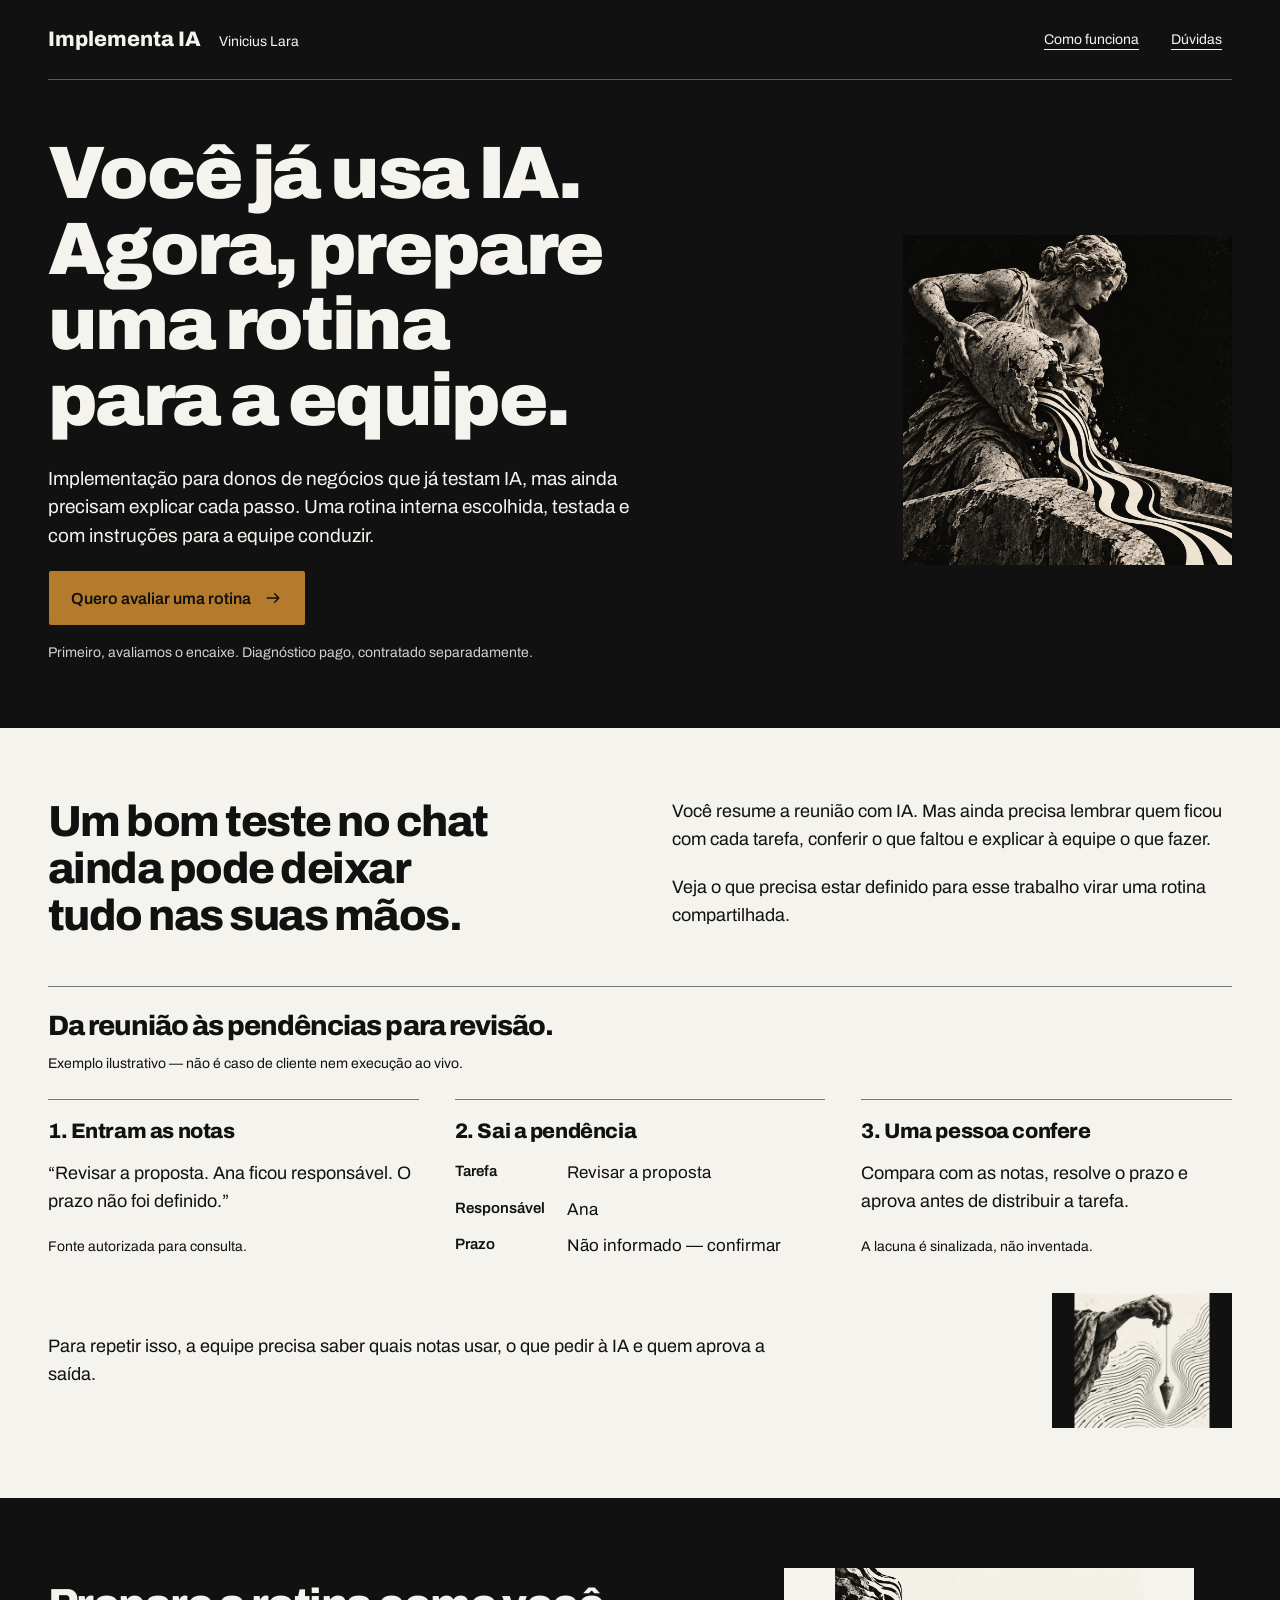
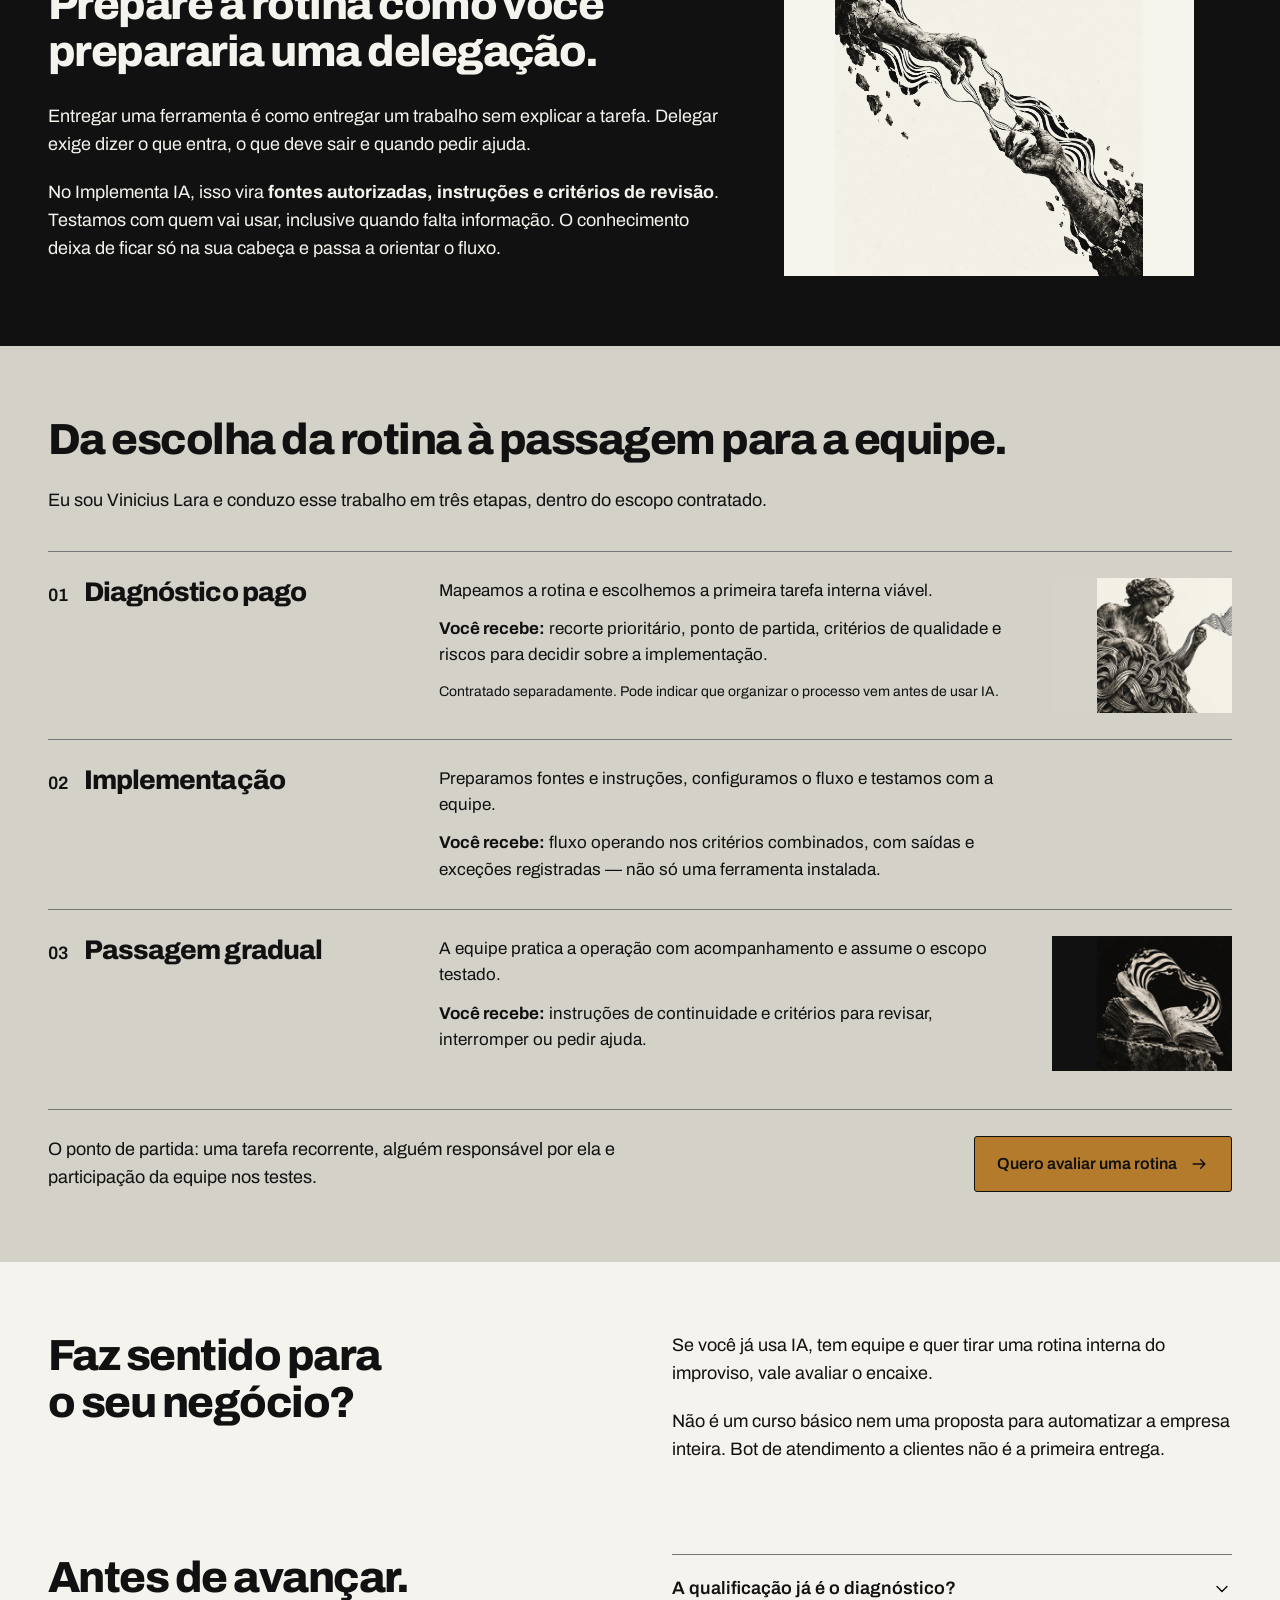
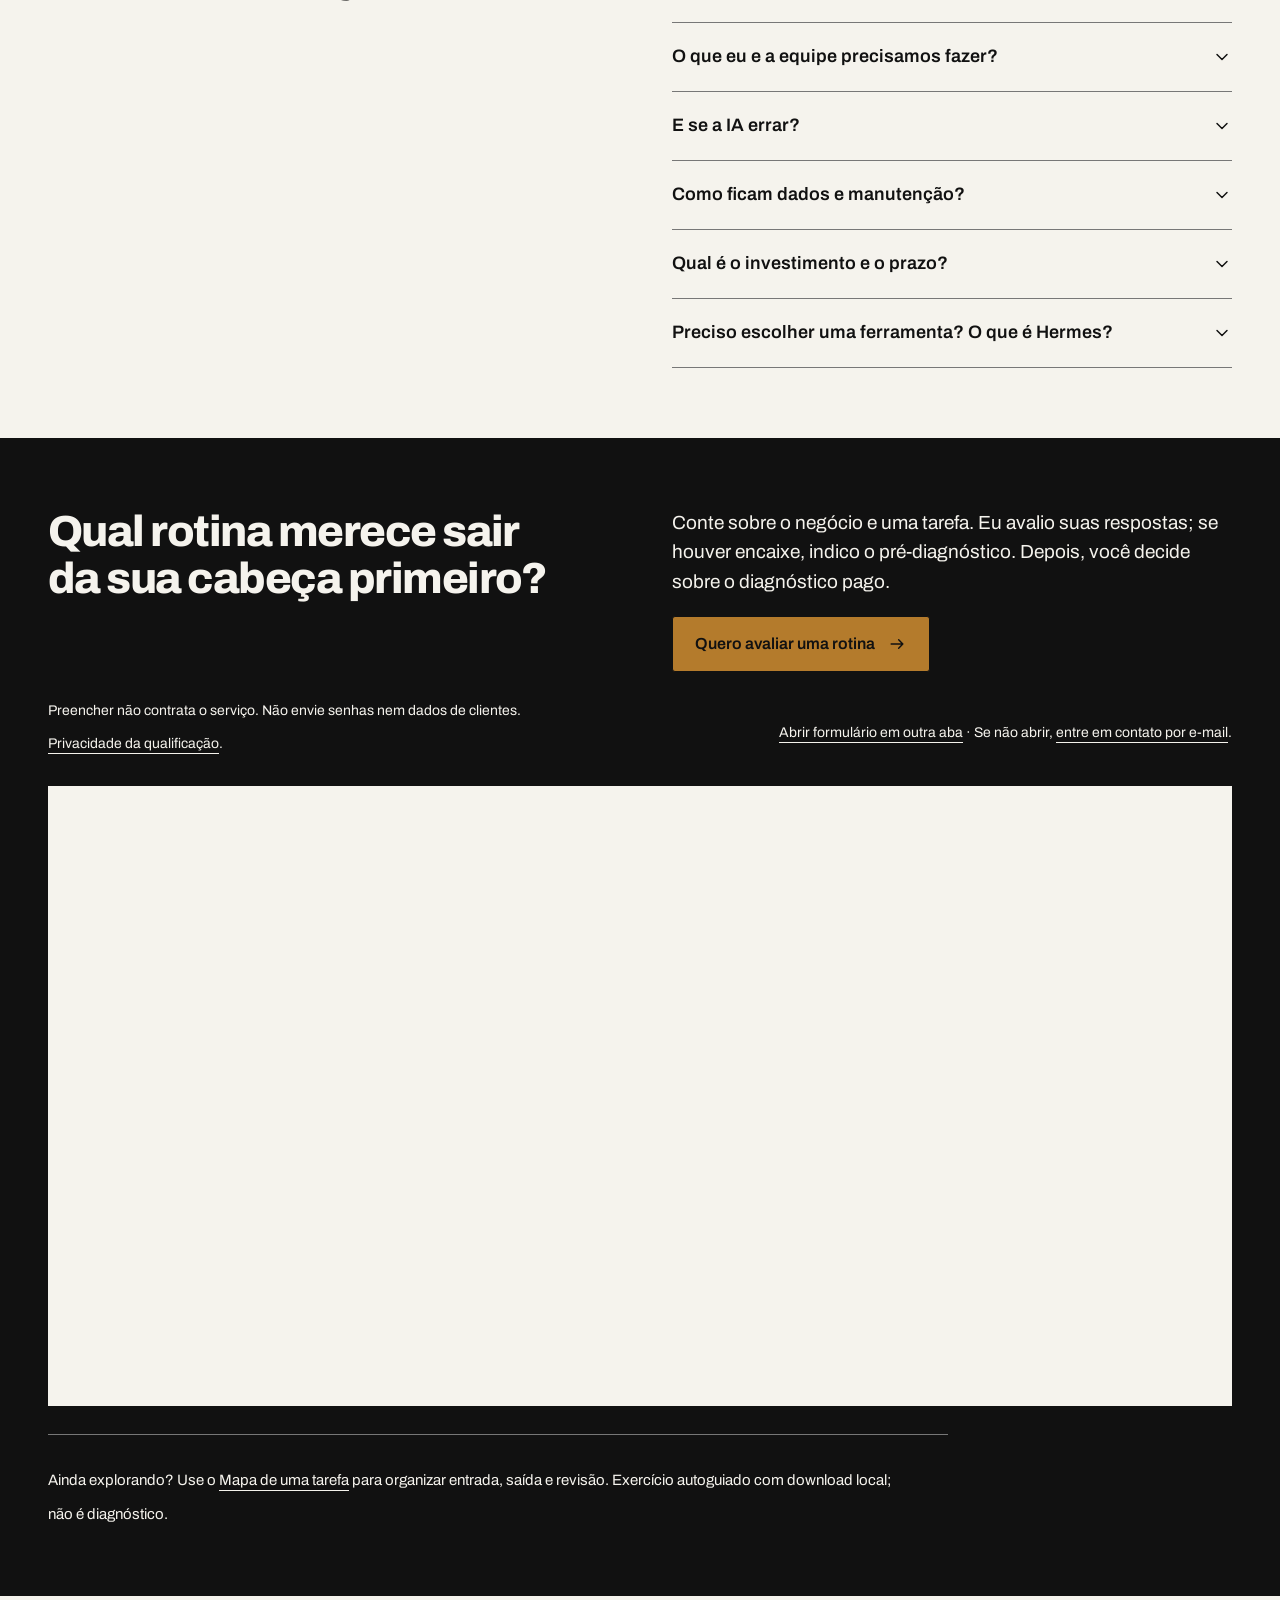
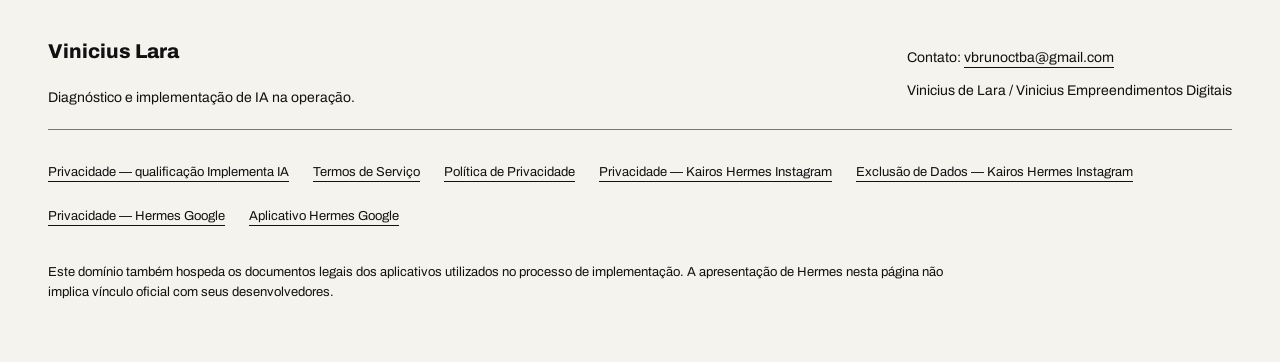
<file: index.html>
<!doctype html>
<html lang="pt-BR"><head><meta charset="utf-8"><meta name="viewport" content="width=device-width,initial-scale=1">
<title>Implementa IA — Uma rotina preparada para a equipe | Vinicius Lara</title>
<meta name="description" content="Diagnóstico e implementação de IA em um fluxo interno do negócio, com testes e instruções de continuidade para a equipe. Avalie uma rotina na qualificação.">
<meta name="robots" content="index, follow">
<link rel="canonical" href="https://jornadaenergiacriativa.com.br/">
<meta property="og:type" content="website"><meta property="og:locale" content="pt_BR"><meta property="og:title" content="Implementa IA — Uma rotina preparada para a equipe"><meta property="og:description" content="Escolher um fluxo interno, implementar, testar e preparar a continuidade com a equipe. Qualificação não é contratação; diagnóstico pago separado."><meta property="og:url" content="https://jornadaenergiacriativa.com.br/">
<link rel="preload" href="./assets/fonts/Archivo-variable.woff2" as="font" type="font/woff2" crossorigin>
<link rel="stylesheet" href="./assets/brand.css"><link rel="stylesheet" href="./assets/v5.css"></head>
<body><a class="skip" href="#conteudo">Pular para o conteúdo</a>
<main id="conteudo">
<div class="dark opening"><header class="wrap header"><a class="identity" href="./" aria-label="Implementa IA — Vinicius Lara"><strong>Implementa IA</strong><span>Vinicius Lara</span></a><nav aria-label="Navegação principal"><a href="#como-funciona">Como funciona</a><a href="#duvidas">Dúvidas</a></nav></header>
<section class="wrap hero" aria-labelledby="hero-title"><div class="hero-copy"><h1 id="hero-title">Você já usa IA. Agora, prepare uma rotina para a equipe.</h1><p class="intro">Implementação para donos de negócios que já testam IA, mas ainda precisam explicar cada passo. Uma rotina interna escolhida, testada e com instruções para a equipe conduzir.</p><a class="button primary" href="#qualificacao">Quero avaliar uma rotina <svg aria-hidden="true" viewBox="0 0 24 24"><path d="M5 12h14m-5-5 5 5-5 5"/></svg></a><p class="hero-note">Primeiro, avaliamos o encaixe. Diagnóstico pago, contratado separadamente.</p></div><figure class="hero-art" aria-hidden="true"><img src="./assets/m33/L6-27-editorial.webp" width="1600" height="1200" alt="" fetchpriority="high"></figure></section></div>
<section class="section paper" id="exemplo" aria-labelledby="example-title"><div class="wrap"><div class="split"><h2 id="example-title">Um bom teste no chat ainda pode deixar tudo nas suas mãos.</h2><div><p>Você resume a reunião com IA. Mas ainda precisa lembrar quem ficou com cada tarefa, conferir o que faltou e explicar à equipe o que fazer.</p><p>Veja o que precisa estar definido para esse trabalho virar uma rotina compartilhada.</p></div></div>
<div class="example-heading"><h3>Da reunião às pendências para revisão.</h3><p>Exemplo ilustrativo — não é caso de cliente nem execução ao vivo.</p></div>
<ol class="diagram"><li><h4>1. Entram as notas</h4><p>“Revisar a proposta. Ana ficou responsável. O prazo não foi definido.”</p><span>Fonte autorizada para consulta.</span></li><li><h4>2. Sai a pendência</h4><dl><div><dt>Tarefa</dt><dd>Revisar a proposta</dd></div><div><dt>Responsável</dt><dd>Ana</dd></div><div><dt>Prazo</dt><dd>Não informado — confirmar</dd></div></dl></li><li><h4>3. Uma pessoa confere</h4><p>Compara com as notas, resolve o prazo e aprova antes de distribuir a tarefa.</p><span>A lacuna é sinalizada, não inventada.</span></li></ol>
<div class="example-end"><p>Para repetir isso, a equipe precisa saber quais notas usar, o que pedir à IA e quem aprova a saída.</p><figure class="review-art" aria-hidden="true"><img src="./assets/m33/M33-26-editorial.webp" width="1600" height="1200" alt="" loading="lazy" decoding="async"></figure></div></div></section>
<section class="section dark" aria-labelledby="mechanism-title"><div class="wrap mechanism"><div><h2 id="mechanism-title">Prepare a rotina como você prepararia uma delegação.</h2><p>Entregar uma ferramenta é como entregar um trabalho sem explicar a tarefa. Delegar exige dizer o que entra, o que deve sair e quando pedir ajuda.</p><p>No Implementa IA, isso vira <strong>fontes autorizadas, instruções e critérios de revisão</strong>. Testamos com quem vai usar, inclusive quando falta informação. O conhecimento deixa de ficar só na sua cabeça e passa a orientar o fluxo.</p></div><figure class="bridge-art" aria-hidden="true"><img src="./assets/m33/M33-24-editorial.webp" width="1600" height="1200" alt="" loading="lazy" decoding="async"></figure></div></section>
<section class="section soft" id="como-funciona" aria-labelledby="offer-title"><div class="wrap"><h2 id="offer-title">Da escolha da rotina à passagem para a equipe.</h2><p class="offer-intro">Eu sou Vinicius Lara e conduzo esse trabalho em três etapas, dentro do escopo contratado.</p>
<ol class="phases"><li class="phase"><div class="phase-heading"><span class="number" aria-hidden="true">01</span><h3>Diagnóstico pago</h3></div><div class="phase-copy"><p>Mapeamos a rotina e escolhemos a primeira tarefa interna viável.</p><p><strong>Você recebe:</strong> recorte prioritário, ponto de partida, critérios de qualidade e riscos para decidir sobre a implementação.</p><p class="small">Contratado separadamente. Pode indicar que organizar o processo vem antes de usar IA.</p></div><figure class="phase-art" aria-hidden="true"><img src="./assets/m33/L6-02-editorial.webp" width="1600" height="1200" alt="" loading="lazy" decoding="async"></figure></li>
<li class="phase"><div class="phase-heading"><span class="number" aria-hidden="true">02</span><h3>Implementação</h3></div><div class="phase-copy"><p>Preparamos fontes e instruções, configuramos o fluxo e testamos com a equipe.</p><p><strong>Você recebe:</strong> fluxo operando nos critérios combinados, com saídas e exceções registradas — não só uma ferramenta instalada.</p></div></li>
<li class="phase"><div class="phase-heading"><span class="number" aria-hidden="true">03</span><h3>Passagem gradual</h3></div><div class="phase-copy"><p>A equipe pratica a operação com acompanhamento e assume o escopo testado.</p><p><strong>Você recebe:</strong> instruções de continuidade e critérios para revisar, interromper ou pedir ajuda.</p></div><figure class="phase-art" aria-hidden="true"><img src="./assets/m33/M33-31-editorial.webp" width="1600" height="1200" alt="" loading="lazy" decoding="async"></figure></li></ol>
<div class="offer-close"><p>O ponto de partida: uma tarefa recorrente, alguém responsável por ela e participação da equipe nos testes.</p><a class="button primary" href="#qualificacao">Quero avaliar uma rotina <svg aria-hidden="true" viewBox="0 0 24 24"><path d="M5 12h14m-5-5 5 5-5 5"/></svg></a></div></div></section>
<section class="section paper" aria-labelledby="fit-title"><div class="wrap split"><h2 id="fit-title">Faz sentido para o seu negócio?</h2><div><p>Se você já usa IA, tem equipe e quer tirar uma rotina interna do improviso, vale avaliar o encaixe.</p><p>Não é um curso básico nem uma proposta para automatizar a empresa inteira. Bot de atendimento a clientes não é a primeira entrega.</p></div></div></section>
<section class="section paper faq-section" id="duvidas" aria-labelledby="faq-title"><div class="wrap split faq"><h2 id="faq-title">Antes de avançar.</h2><div class="faq-list"><details><summary>A qualificação já é o diagnóstico?<svg aria-hidden="true" viewBox="0 0 24 24"><path d="m6 9 6 6 6-6"/></svg></summary><p>Não. Eu avalio manualmente o primeiro formulário. Se indicado, um segundo pré-diagnóstico detalha a rotina. O diagnóstico é uma etapa paga, contratada separadamente; preencher os formulários não confirma contratação nem aprovação automática.</p></details><details><summary>O que eu e a equipe precisamos fazer?<svg aria-hidden="true" viewBox="0 0 24 24"><path d="m6 9 6 6 6-6"/></svg></summary><p>Escolher a tarefa, indicar um responsável interno, autorizar as fontes e participar dos testes. A proposta define esse envolvimento. A passagem é gradual: não significa uma operação independente do dono nem ausência de suporte.</p></details><details><summary>E se a IA errar?<svg aria-hidden="true" viewBox="0 0 24 24"><path d="m6 9 6 6 6-6"/></svg></summary><p>A IA pode errar. Definimos quem confere, aprova e trata exceções. Se os testes não atenderem aos critérios, o fluxo é ajustado ou interrompido. As decisões continuam sob responsabilidade das pessoas; ganho só é declarado com comparação válida ao ponto de partida.</p></details><details><summary>Como ficam dados e manutenção?<svg aria-hidden="true" viewBox="0 0 24 24"><path d="m6 9 6 6 6-6"/></svg></summary><p>Acessos e permissões são definidos por tarefa. Isso não elimina riscos de dados ou falhas. A proposta precisa definir manutenção, tratamento de incidentes e eventual suporte, incluindo o plano de continuidade após o projeto.</p></details><details><summary>Qual é o investimento e o prazo?<svg aria-hidden="true" viewBox="0 0 24 24"><path d="m6 9 6 6 6-6"/></svg></summary><p>Dependem da tarefa, das conexões e do acompanhamento. Você recebe as condições do diagnóstico antes de contratá-lo; implementação tem proposta própria e não é obrigatória. Infraestrutura, modelos de IA e ferramentas têm custos discriminados. Não há ROI ou economia de tempo garantidos.</p></details><details><summary>Preciso escolher uma ferramenta? O que é Hermes?<svg aria-hidden="true" viewBox="0 0 24 24"><path d="m6 9 6 6 6-6"/></svg></summary><p>Não precisa chegar com a ferramenta escolhida. Hermes é o meio de execução atual, com contexto e fontes autorizadas. Sua adequação e as conexões são avaliadas para a tarefa; ele não substitui, por definição, os sistemas da empresa.</p></details></div></div></section>
<section class="section dark qualification" id="qualificacao" aria-labelledby="qualificacao-title"><div class="wrap"><div class="split"><h2 id="qualificacao-title">Qual rotina merece sair da sua cabeça primeiro?</h2><div><p class="intro">Conte sobre o negócio e uma tarefa. Eu avalio suas respostas; se houver encaixe, indico o pré-diagnóstico. Depois, você decide sobre o diagnóstico pago.</p><a class="button primary" href="#qualification-embed">Quero avaliar uma rotina <svg aria-hidden="true" viewBox="0 0 24 24"><path d="M5 12h14m-5-5 5 5-5 5"/></svg></a></div></div>
<div class="form-guidance"><p>Preencher não contrata o serviço. Não envie senhas nem dados de clientes. <a href="./privacidade-qualificacao.html">Privacidade da qualificação</a>.</p><p><a href="https://viniciuscwb.typeform.com/to/xsjKtx7v" target="_blank" rel="noopener">Abrir formulário em outra aba</a> · Se não abrir, <a href="mailto:vbrunoctba@gmail.com">entre em contato por e-mail</a>.</p></div>
<div class="form-shell" id="qualification-embed"><iframe id="qualification-form" src="https://viniciuscwb.typeform.com/to/xsjKtx7v" data-embed="typeform" title="Formulário de qualificação — Implementa IA" loading="lazy" referrerpolicy="strict-origin-when-cross-origin" allow="fullscreen"></iframe></div>
<div class="alternative"><p>Ainda explorando? Use o <a href="./mapa-tarefa.html">Mapa de uma tarefa</a> para organizar entrada, saída e revisão. Exercício autoguiado com download local; não é diagnóstico.</p></div></div></section></main><footer class="wrap">
  <div class="footer-top"><div><p class="footer-name">Vinicius Lara</p><p>Diagnóstico e implementação de IA na operação.</p></div><p>Contato: <a href="mailto:vbrunoctba@gmail.com">vbrunoctba@gmail.com</a><br>Vinicius de Lara / Vinicius Empreendimentos Digitais</p></div>
  <nav class="footer-links" aria-label="Documentos legais"><a href="./privacidade-qualificacao.html">Privacidade — qualificação Implementa IA</a><a href="./termos.html">Termos de Serviço</a><a href="./privacidade.html">Política de Privacidade</a><a href="./privacidade-kairos-hermes-instagram.html">Privacidade — Kairos Hermes Instagram</a><a href="./exclusao-dados-kairos-hermes-instagram.html">Exclusão de Dados — Kairos Hermes Instagram</a><a href="./privacidade-hermes-google.html">Privacidade — Hermes Google</a><a href="./hermes-google.html">Aplicativo Hermes Google</a></nav>
  <p class="footer-meta">Este domínio também hospeda os documentos legais dos aplicativos utilizados no processo de implementação. A apresentação de Hermes nesta página não implica vínculo oficial com seus desenvolvedores.</p>
</footer></body></html>
</file>
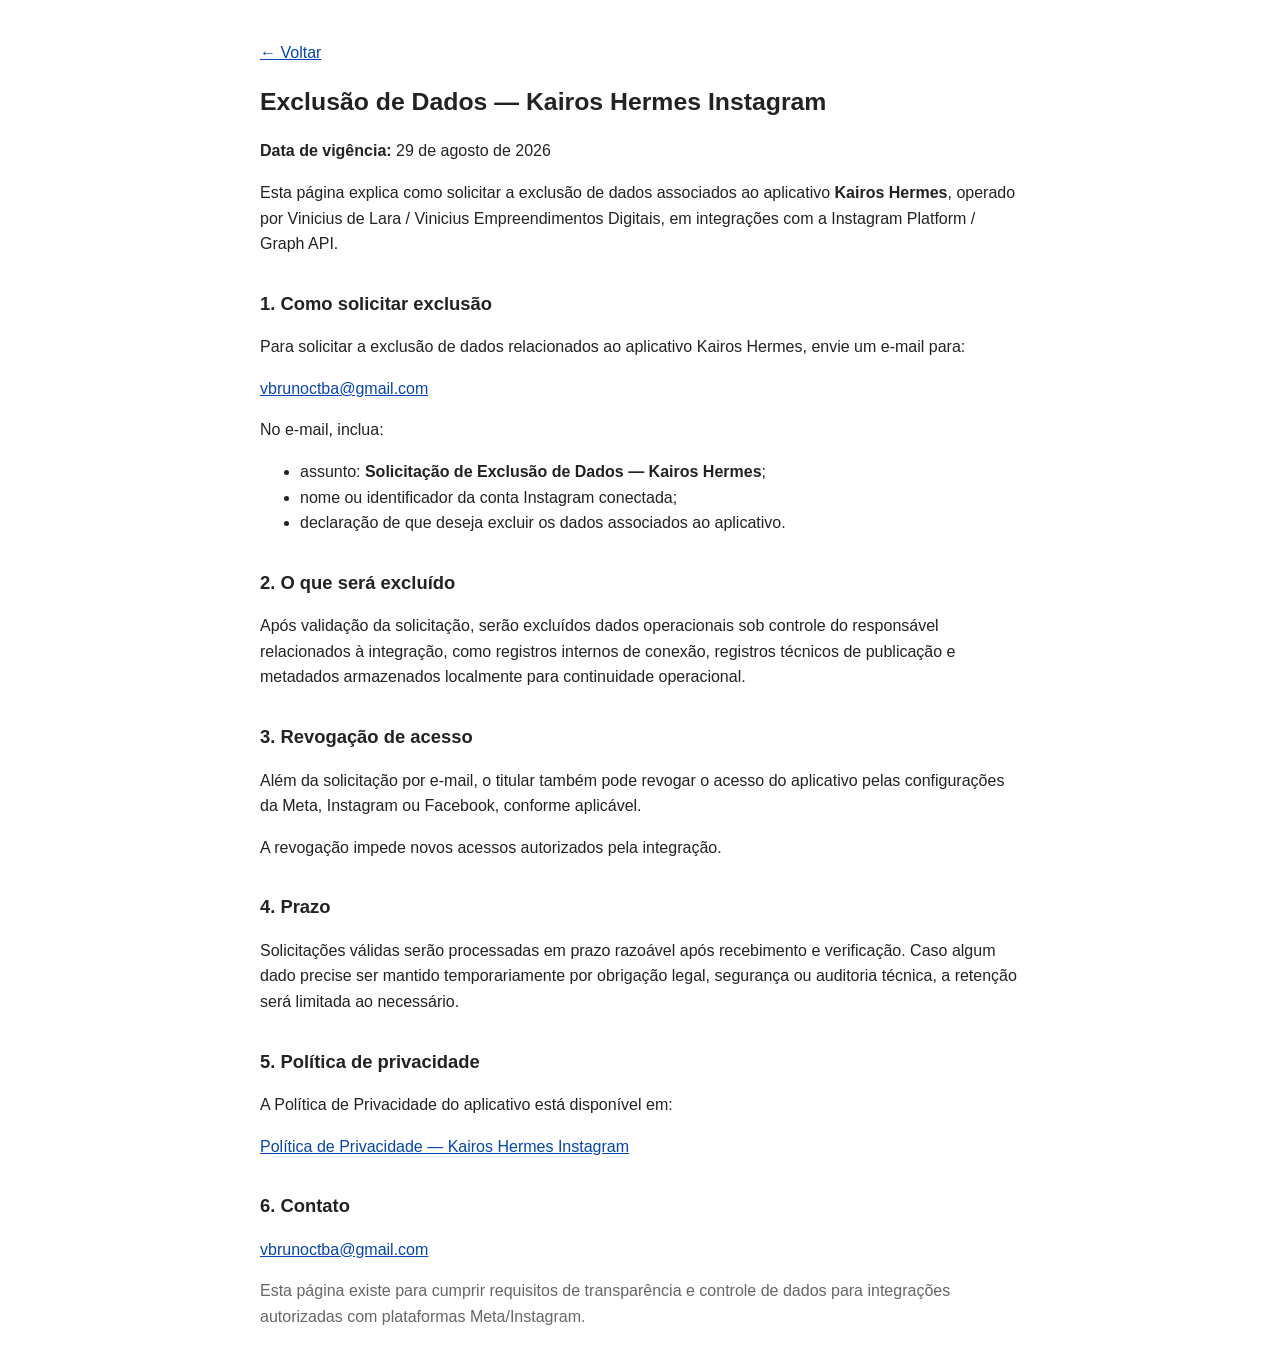
<file: exclusao-dados-kairos-hermes-instagram.html>
<!DOCTYPE html>
<html lang="pt-BR">
<head>
<meta charset="UTF-8">
<title>Exclusão de Dados — Kairos Hermes Instagram</title>
<meta name="viewport" content="width=device-width, initial-scale=1">
<style>
  body { font-family: -apple-system, BlinkMacSystemFont, "Segoe UI", Helvetica, Arial, sans-serif; max-width: 760px; margin: 40px auto; padding: 0 20px; line-height: 1.6; color: #222; }
  h1 { font-size: 1.55rem; }
  h2 { font-size: 1.15rem; margin-top: 2rem; }
  a { color: #0645ad; }
  .muted { color: #666; }
</style>
</head>
<body>
<p><a href="./index.html">&larr; Voltar</a></p>

<h1>Exclusão de Dados — Kairos Hermes Instagram</h1>
<p><strong>Data de vigência:</strong> 29 de agosto de 2026</p>

<p>Esta página explica como solicitar a exclusão de dados associados ao aplicativo <strong>Kairos Hermes</strong>, operado por Vinicius de Lara / Vinicius Empreendimentos Digitais, em integrações com a Instagram Platform / Graph API.</p>

<h2>1. Como solicitar exclusão</h2>
<p>Para solicitar a exclusão de dados relacionados ao aplicativo Kairos Hermes, envie um e-mail para:</p>
<p><a href="mailto:vbrunoctba@gmail.com">vbrunoctba@gmail.com</a></p>

<p>No e-mail, inclua:</p>
<ul>
  <li>assunto: <strong>Solicitação de Exclusão de Dados — Kairos Hermes</strong>;</li>
  <li>nome ou identificador da conta Instagram conectada;</li>
  <li>declaração de que deseja excluir os dados associados ao aplicativo.</li>
</ul>

<h2>2. O que será excluído</h2>
<p>Após validação da solicitação, serão excluídos dados operacionais sob controle do responsável relacionados à integração, como registros internos de conexão, registros técnicos de publicação e metadados armazenados localmente para continuidade operacional.</p>

<h2>3. Revogação de acesso</h2>
<p>Além da solicitação por e-mail, o titular também pode revogar o acesso do aplicativo pelas configurações da Meta, Instagram ou Facebook, conforme aplicável.</p>
<p>A revogação impede novos acessos autorizados pela integração.</p>

<h2>4. Prazo</h2>
<p>Solicitações válidas serão processadas em prazo razoável após recebimento e verificação. Caso algum dado precise ser mantido temporariamente por obrigação legal, segurança ou auditoria técnica, a retenção será limitada ao necessário.</p>

<h2>5. Política de privacidade</h2>
<p>A Política de Privacidade do aplicativo está disponível em:</p>
<p><a href="./privacidade-kairos-hermes-instagram.html">Política de Privacidade — Kairos Hermes Instagram</a></p>

<h2>6. Contato</h2>
<p><a href="mailto:vbrunoctba@gmail.com">vbrunoctba@gmail.com</a></p>

<p class="muted">Esta página existe para cumprir requisitos de transparência e controle de dados para integrações autorizadas com plataformas Meta/Instagram.</p>
</body>
</html>
</file>
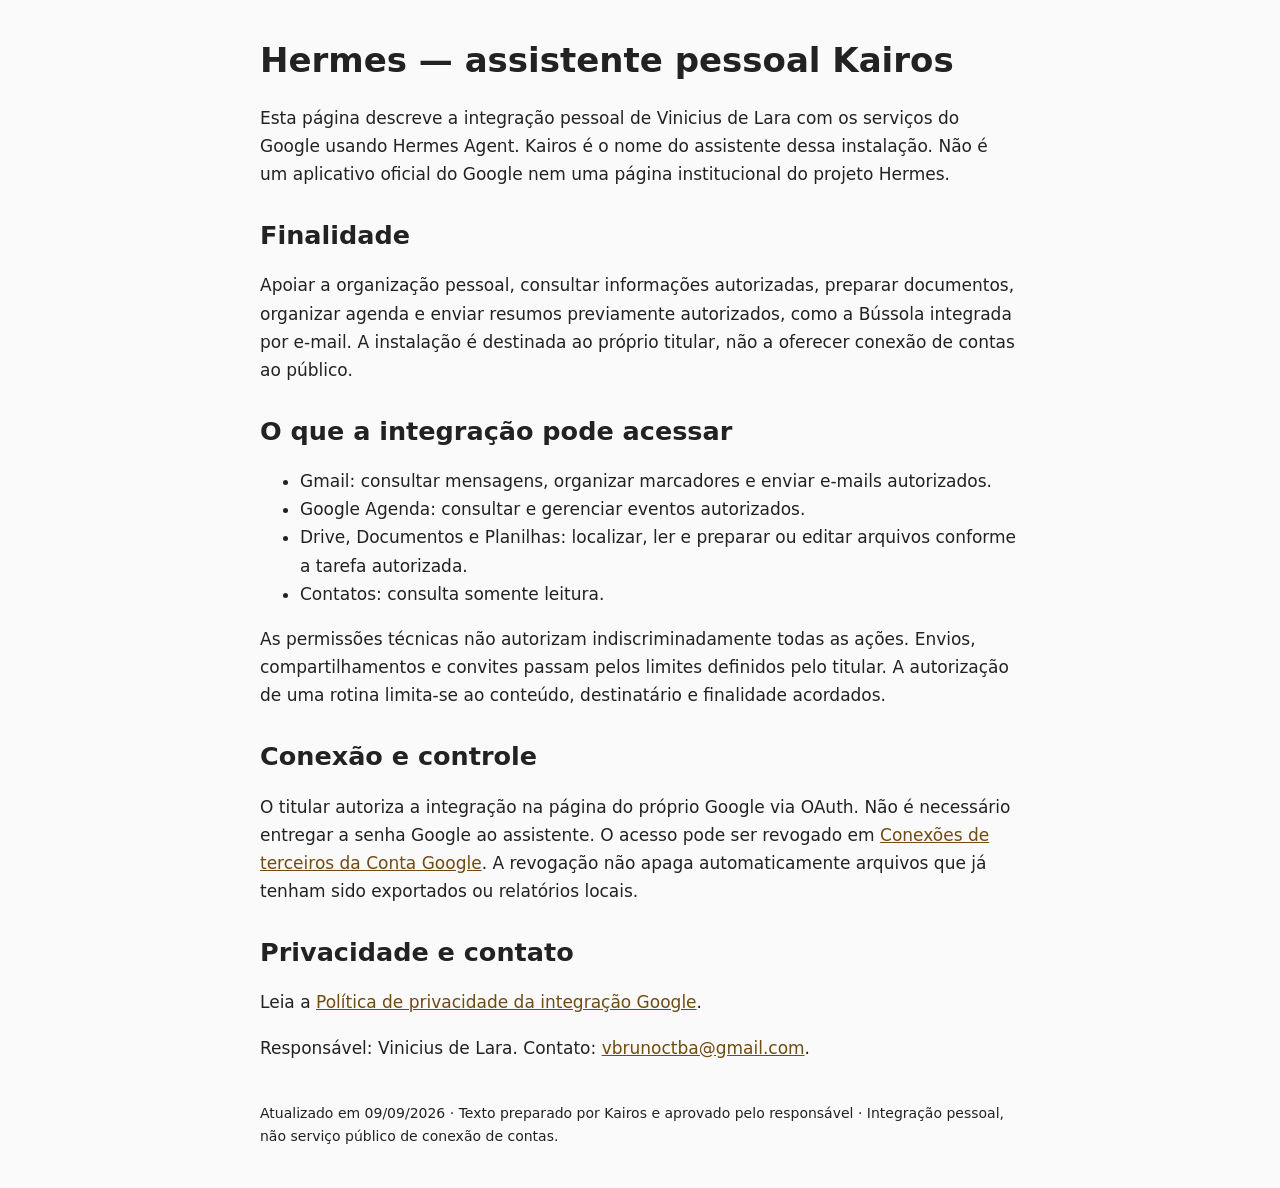
<file: hermes-google.html>
<!doctype html><html lang="pt-BR"><head><meta charset="utf-8"><meta name="viewport" content="width=device-width, initial-scale=1"><meta name="robots" content="noindex"><title>Hermes — integração pessoal Google</title><style>body{font:17px/1.65 system-ui;color:#222;background:#fafafa;max-width:760px;margin:40px auto;padding:0 22px}h1,h2{line-height:1.2}h2{margin-top:32px}a{color:#704b12}.notice{padding:14px;border:1px solid #b5873c;background:#fff7e8}footer{margin:40px 0;font-size:14px}</style></head><body><h1>Hermes — assistente pessoal Kairos</h1>
<p>Esta página descreve a integração pessoal de Vinicius de Lara com os serviços do Google usando Hermes Agent. Kairos é o nome do assistente dessa instalação. Não é um aplicativo oficial do Google nem uma página institucional do projeto Hermes.</p>
<h2>Finalidade</h2><p>Apoiar a organização pessoal, consultar informações autorizadas, preparar documentos, organizar agenda e enviar resumos previamente autorizados, como a Bússola integrada por e-mail. A instalação é destinada ao próprio titular, não a oferecer conexão de contas ao público.</p>
<h2>O que a integração pode acessar</h2><ul><li>Gmail: consultar mensagens, organizar marcadores e enviar e-mails autorizados.</li><li>Google Agenda: consultar e gerenciar eventos autorizados.</li><li>Drive, Documentos e Planilhas: localizar, ler e preparar ou editar arquivos conforme a tarefa autorizada.</li><li>Contatos: consulta somente leitura.</li></ul>
<p>As permissões técnicas não autorizam indiscriminadamente todas as ações. Envios, compartilhamentos e convites passam pelos limites definidos pelo titular. A autorização de uma rotina limita-se ao conteúdo, destinatário e finalidade acordados.</p>
<h2>Conexão e controle</h2><p>O titular autoriza a integração na página do próprio Google via OAuth. Não é necessário entregar a senha Google ao assistente. O acesso pode ser revogado em <a href="https://myaccount.google.com/connections">Conexões de terceiros da Conta Google</a>. A revogação não apaga automaticamente arquivos que já tenham sido exportados ou relatórios locais.</p>
<h2>Privacidade e contato</h2><p>Leia a <a href="privacidade-hermes-google.html">Política de privacidade da integração Google</a>.</p><p>Responsável: Vinicius de Lara. Contato: <a href="mailto:vbrunoctba@gmail.com">vbrunoctba@gmail.com</a>.</p><footer>Atualizado em 09/09/2026 · Texto preparado por Kairos e aprovado pelo responsável · Integração pessoal, não serviço público de conexão de contas.</footer></body></html>
</file>
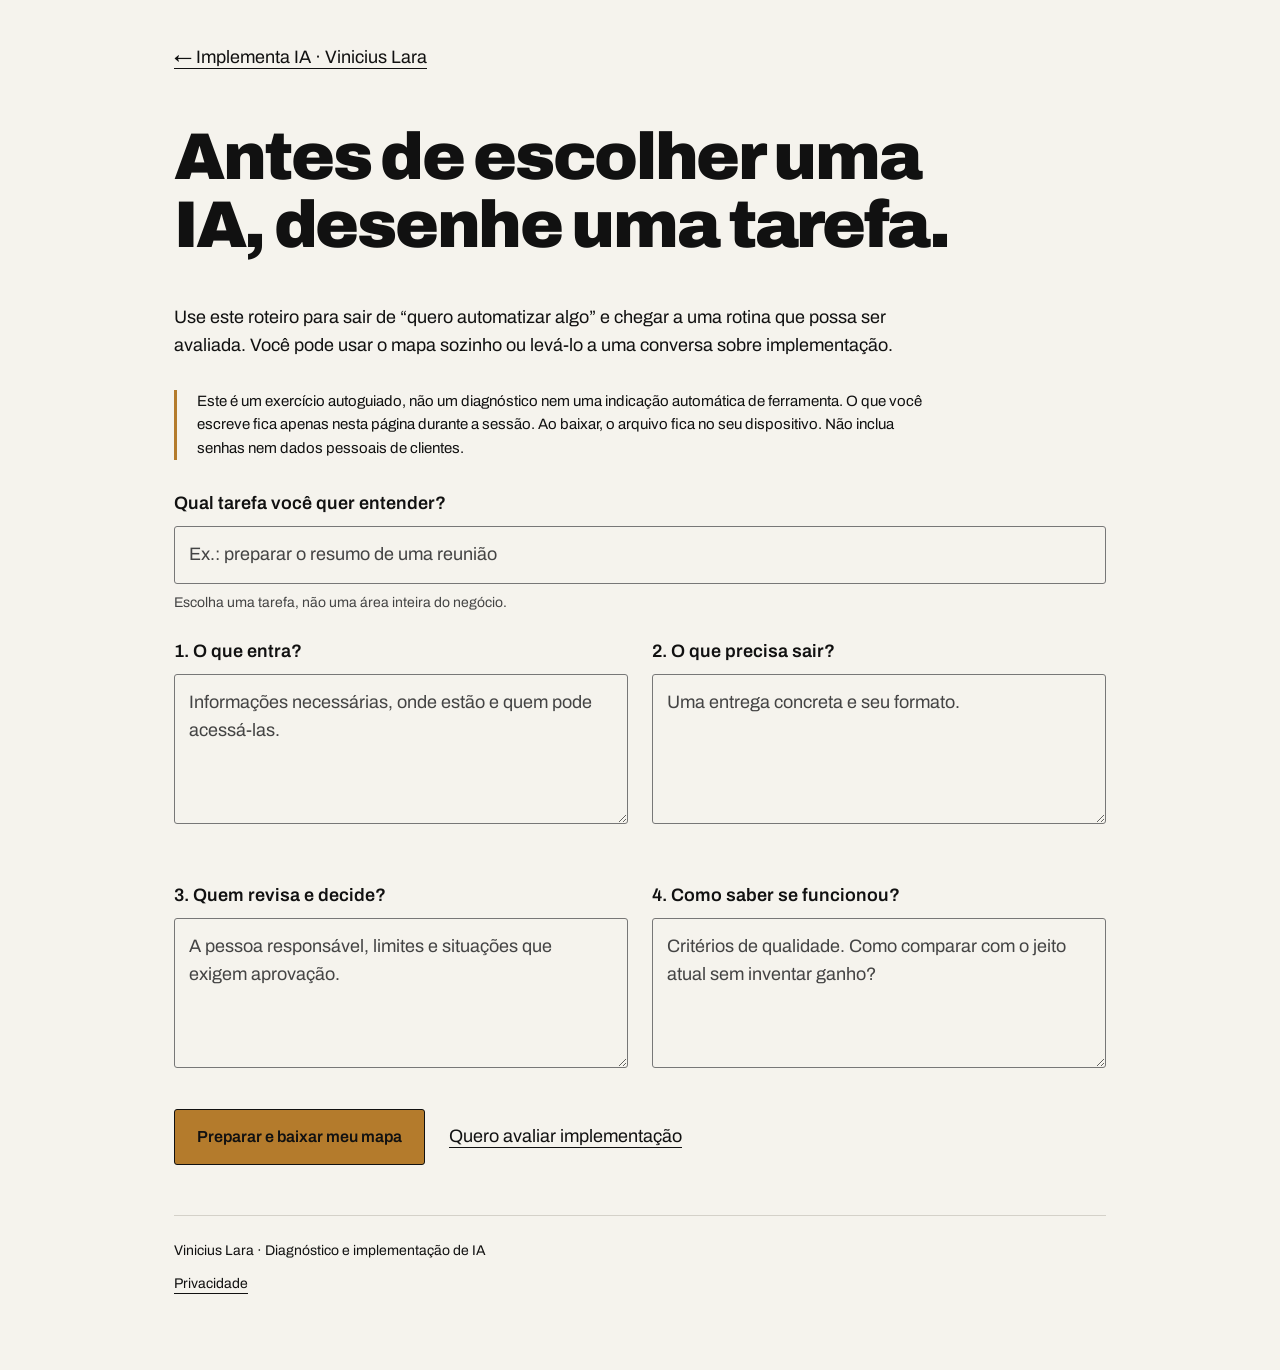
<file: mapa-tarefa.html>
<!doctype html>
<html lang="pt-BR"><head><meta charset="utf-8"><meta name="viewport" content="width=device-width,initial-scale=1"><title>Mapa de uma tarefa — Implementa IA</title><link rel="canonical" href="https://jornadaenergiacriativa.com.br/mapa-tarefa.html"><style>*{box-sizing:border-box}body{margin:0;background:var(--paper);color:var(--ink);font:400 18px/1.55 Archivo,Arial,sans-serif}main{max-width:980px;padding:36px 24px 64px;margin:auto}a{color:inherit;text-underline-offset:5px}h1{font-size:clamp(40px,6vw,66px);font-weight:900;line-height:1.03;letter-spacing:-.04em;max-width:800px}h2{font-size:27px;line-height:1.2}p{max-width:750px}.eyebrow{font-weight:600;font-size:14px;margin-top:48px}.grid{display:grid;grid-template-columns:1fr 1fr;gap:24px}label{display:block;font-weight:600;margin-bottom:8px}textarea,input{width:100%;font:inherit;color:inherit;background:transparent;border:1px solid var(--border);border-radius:3px;padding:14px}textarea{min-height:150px;resize:vertical}.field{margin-top:25px}.hint{font-size:14px;margin:8px 0 0;color:var(--hint)}button{min-height:52px;background:var(--ink);color:var(--paper);border:1px solid var(--ink);border-radius:3px;padding:15px 22px;font:600 16px Archivo,Arial,sans-serif;cursor:pointer}button:hover{background:var(--paper);color:var(--ink)}:focus-visible{outline:3px solid var(--accent);outline-offset:4px}.actions{display:flex;align-items:center;gap:24px;flex-wrap:wrap;margin-top:32px}.note{font-size:15px;border-left:3px solid var(--accent);padding-left:20px;margin:30px 0}pre{white-space:pre-wrap;overflow-wrap:anywhere;font:400 16px/1.6 Archivo,Arial,sans-serif;background:var(--muted);padding:24px;border-radius:3px}#result[hidden]{display:none}.status{font-size:14px;margin-top:14px}footer{font-size:14px;border-top:1px solid var(--muted);margin-top:50px;padding-top:24px}@media(max-width:650px){.grid{grid-template-columns:1fr;gap:0}h1{font-size:43px}}</style><link rel="stylesheet" href="./assets/brand.css"></head>
<body><main><a class="standalone-action" href="./">← Implementa IA · Vinicius Lara</a><h1>Antes de escolher uma IA, desenhe uma tarefa.</h1><p>Use este roteiro para sair de “quero automatizar algo” e chegar a uma rotina que possa ser avaliada. Você pode usar o mapa sozinho ou levá-lo a uma conversa sobre implementação.</p><p class="note">Este é um exercício autoguiado, não um diagnóstico nem uma indicação automática de ferramenta. O que você escreve fica apenas nesta página durante a sessão. Ao baixar, o arquivo fica no seu dispositivo. Não inclua senhas nem dados pessoais de clientes.</p>
<form id="task-map"><div class="field"><label for="task">Qual tarefa você quer entender?</label><input id="task" maxlength="180" required placeholder="Ex.: preparar o resumo de uma reunião"><p class="hint">Escolha uma tarefa, não uma área inteira do negócio.</p></div><div class="grid"><div class="field"><label for="inputs">1. O que entra?</label><textarea id="inputs" maxlength="2000" required placeholder="Informações necessárias, onde estão e quem pode acessá-las."></textarea></div><div class="field"><label for="output">2. O que precisa sair?</label><textarea id="output" maxlength="2000" required placeholder="Uma entrega concreta e seu formato."></textarea></div><div class="field"><label for="review">3. Quem revisa e decide?</label><textarea id="review" maxlength="2000" required placeholder="A pessoa responsável, limites e situações que exigem aprovação."></textarea></div><div class="field"><label for="quality">4. Como saber se funcionou?</label><textarea id="quality" maxlength="2000" required placeholder="Critérios de qualidade. Como comparar com o jeito atual sem inventar ganho?"></textarea></div></div><div class="actions"><button type="submit">Preparar e baixar meu mapa</button><a class="standalone-action" href="./#qualificacao">Quero avaliar implementação</a></div></form>
<p class="status" id="status" role="status" aria-live="polite"></p><section id="result" hidden aria-labelledby="result-title"><h2 id="result-title">Seu mapa, para revisar.</h2><pre id="map-preview"></pre><p class="hint">Se a tarefa ainda não tem entradas, responsável ou critério claro, organizar o processo pode ser o próximo passo antes de implementar um agente.</p></section><footer>Vinicius Lara · Diagnóstico e implementação de IA<br><a class="standalone-action" href="./privacidade-qualificacao.html">Privacidade</a></footer></main>
<script>
'use strict';
document.getElementById('task-map').addEventListener('submit',function(event){
 event.preventDefault();
 const ids=['task','inputs','output','review','quality'];
 const values=ids.map(id=>document.getElementById(id).value.trim());
 const missing=values.findIndex(value=>!value);
 if(missing!==-1){document.getElementById('status').textContent='Preencha cada parte do mapa antes de baixar.';document.getElementById(ids[missing]).focus();return;}
 const text='MAPA DE UMA TAREFA — IMPLEMENTA IA\n\nTarefa: '+values[0]+'\n\n1. O que entra?\n'+values[1]+'\n\n2. O que precisa sair?\n'+values[2]+'\n\n3. Quem revisa e decide?\n'+values[3]+'\n\n4. Como saber se funcionou?\n'+values[4]+'\n\nExercício autoguiado. Não constitui diagnóstico ou recomendação automática de implementação.\n';
 document.getElementById('map-preview').textContent=text;
 document.getElementById('result').hidden=false;
 const url=URL.createObjectURL(new Blob([text],{type:'text/plain;charset=utf-8'}));
 const link=document.createElement('a');link.href=url;link.download='meu-mapa-de-tarefa.txt';document.body.appendChild(link);link.click();link.remove();setTimeout(()=>URL.revokeObjectURL(url),10000);
 document.getElementById('status').textContent='Mapa preparado. O download foi solicitado ao navegador; o conteúdo também está disponível abaixo.';
});
</script></body></html>
</file>
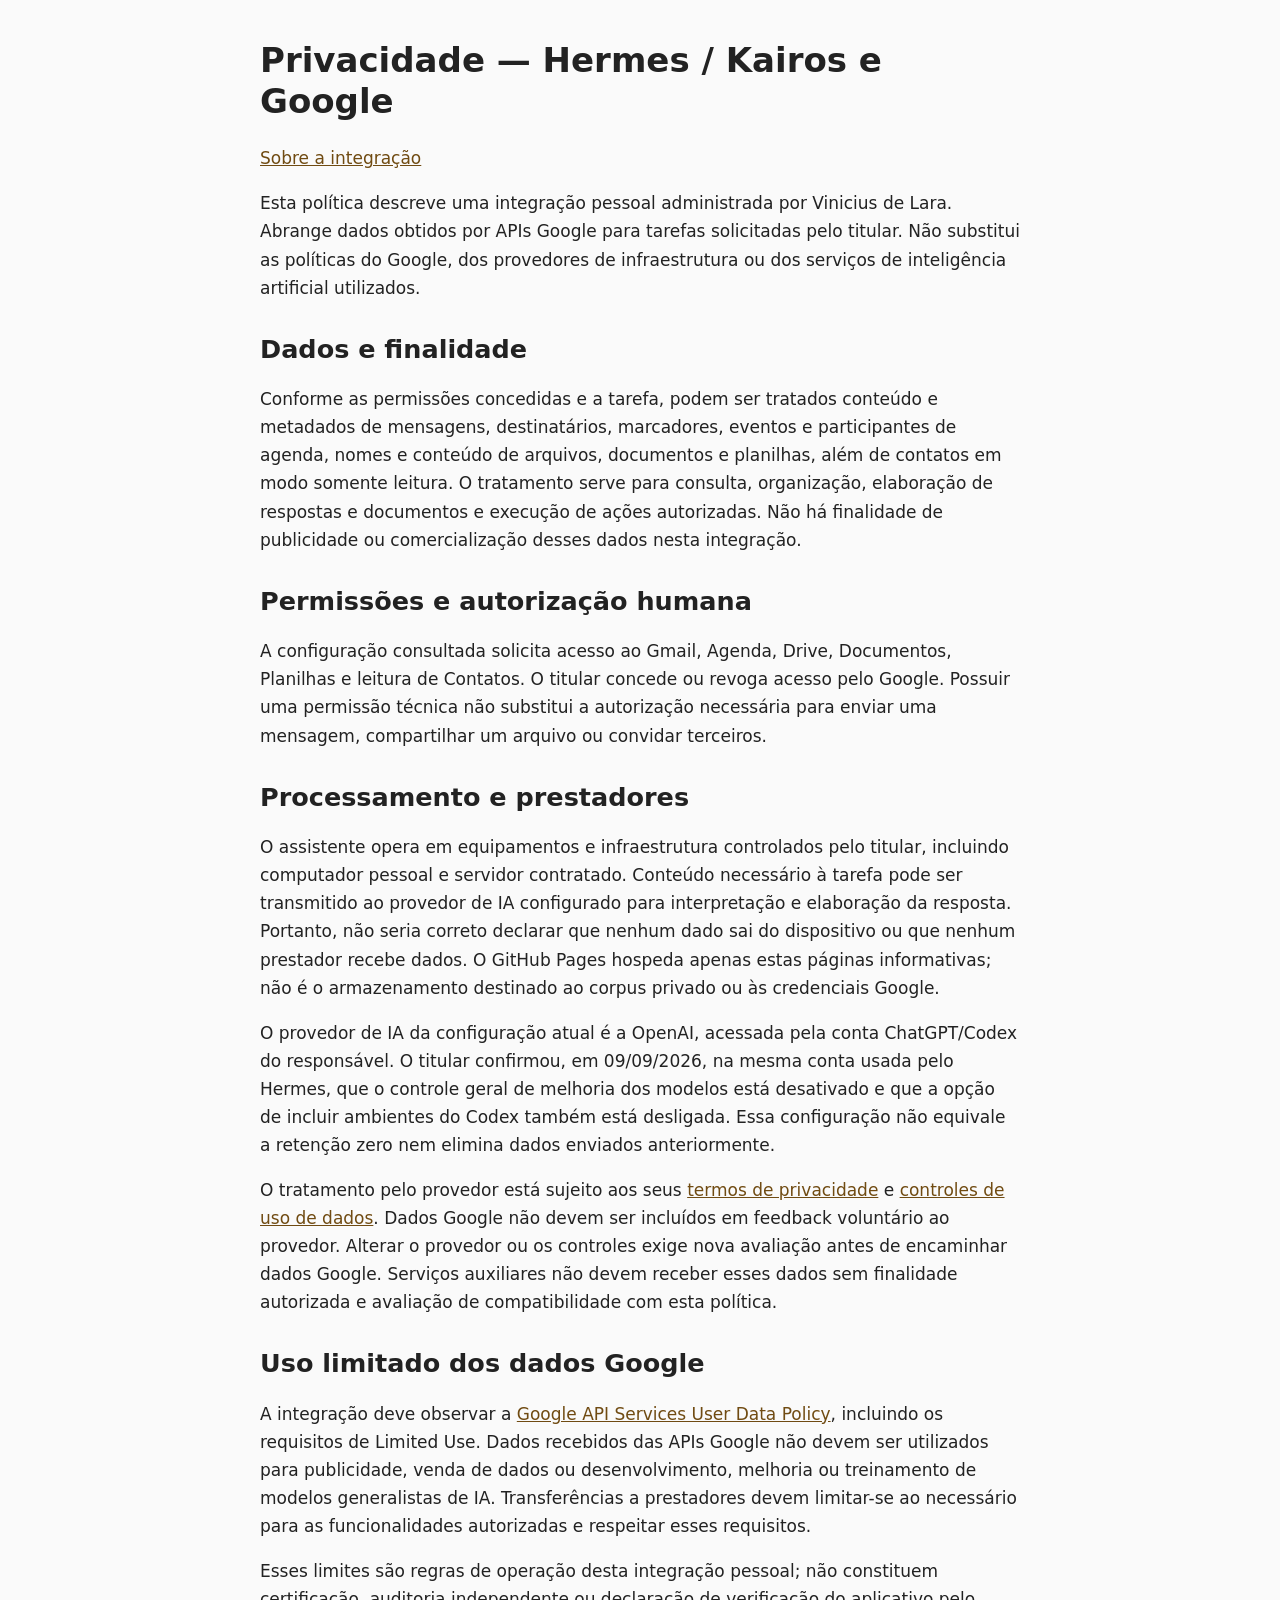
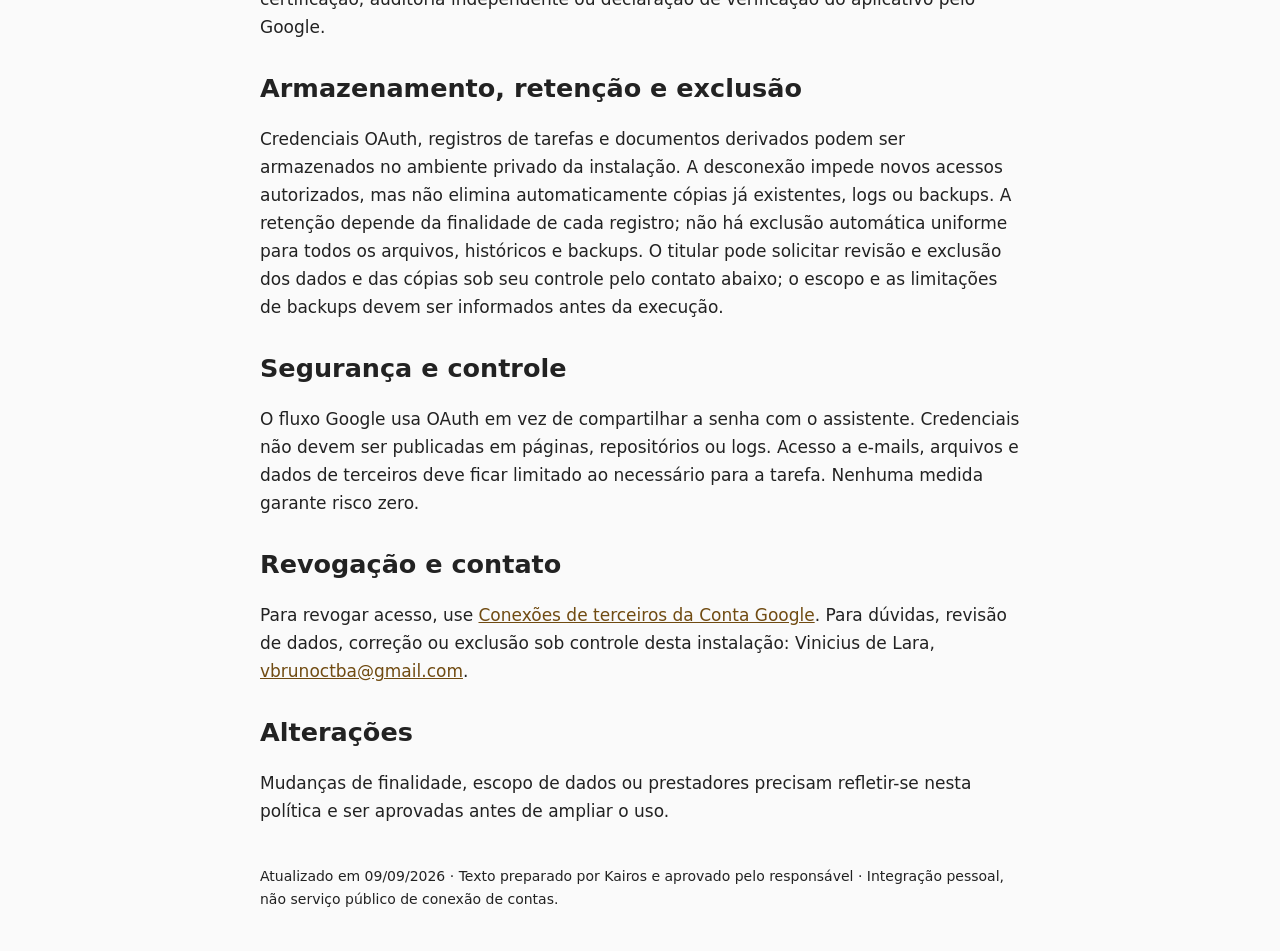
<file: privacidade-hermes-google.html>
<!doctype html><html lang="pt-BR"><head><meta charset="utf-8"><meta name="viewport" content="width=device-width, initial-scale=1"><meta name="robots" content="noindex"><title>Privacidade — Hermes e Google</title><style>body{font:17px/1.65 system-ui;color:#222;background:#fafafa;max-width:760px;margin:40px auto;padding:0 22px}h1,h2{line-height:1.2}h2{margin-top:32px}a{color:#704b12}.notice{padding:14px;border:1px solid #b5873c;background:#fff7e8}footer{margin:40px 0;font-size:14px}</style></head><body><h1>Privacidade — Hermes / Kairos e Google</h1>
<p><a href="hermes-google.html">Sobre a integração</a></p>
<p>Esta política descreve uma integração pessoal administrada por Vinicius de Lara. Abrange dados obtidos por APIs Google para tarefas solicitadas pelo titular. Não substitui as políticas do Google, dos provedores de infraestrutura ou dos serviços de inteligência artificial utilizados.</p>
<h2>Dados e finalidade</h2><p>Conforme as permissões concedidas e a tarefa, podem ser tratados conteúdo e metadados de mensagens, destinatários, marcadores, eventos e participantes de agenda, nomes e conteúdo de arquivos, documentos e planilhas, além de contatos em modo somente leitura. O tratamento serve para consulta, organização, elaboração de respostas e documentos e execução de ações autorizadas. Não há finalidade de publicidade ou comercialização desses dados nesta integração.</p>
<h2>Permissões e autorização humana</h2><p>A configuração consultada solicita acesso ao Gmail, Agenda, Drive, Documentos, Planilhas e leitura de Contatos. O titular concede ou revoga acesso pelo Google. Possuir uma permissão técnica não substitui a autorização necessária para enviar uma mensagem, compartilhar um arquivo ou convidar terceiros.</p>
<h2>Processamento e prestadores</h2><p>O assistente opera em equipamentos e infraestrutura controlados pelo titular, incluindo computador pessoal e servidor contratado. Conteúdo necessário à tarefa pode ser transmitido ao provedor de IA configurado para interpretação e elaboração da resposta. Portanto, não seria correto declarar que nenhum dado sai do dispositivo ou que nenhum prestador recebe dados. O GitHub Pages hospeda apenas estas páginas informativas; não é o armazenamento destinado ao corpus privado ou às credenciais Google.</p>
<p>O provedor de IA da configuração atual é a OpenAI, acessada pela conta ChatGPT/Codex do responsável. O titular confirmou, em 09/09/2026, na mesma conta usada pelo Hermes, que o controle geral de melhoria dos modelos está desativado e que a opção de incluir ambientes do Codex também está desligada. Essa configuração não equivale a retenção zero nem elimina dados enviados anteriormente.</p>
<p>O tratamento pelo provedor está sujeito aos seus <a href="https://openai.com/policies/privacy-policy/">termos de privacidade</a> e <a href="https://help.openai.com/en/articles/5722486-how-your-data-is-used-to-improve-model-performance">controles de uso de dados</a>. Dados Google não devem ser incluídos em feedback voluntário ao provedor. Alterar o provedor ou os controles exige nova avaliação antes de encaminhar dados Google. Serviços auxiliares não devem receber esses dados sem finalidade autorizada e avaliação de compatibilidade com esta política.</p>
<h2>Uso limitado dos dados Google</h2><p>A integração deve observar a <a href="https://developers.google.com/terms/api-services-user-data-policy">Google API Services User Data Policy</a>, incluindo os requisitos de Limited Use. Dados recebidos das APIs Google não devem ser utilizados para publicidade, venda de dados ou desenvolvimento, melhoria ou treinamento de modelos generalistas de IA. Transferências a prestadores devem limitar-se ao necessário para as funcionalidades autorizadas e respeitar esses requisitos.</p>
<p>Esses limites são regras de operação desta integração pessoal; não constituem certificação, auditoria independente ou declaração de verificação do aplicativo pelo Google.</p>
<h2>Armazenamento, retenção e exclusão</h2><p>Credenciais OAuth, registros de tarefas e documentos derivados podem ser armazenados no ambiente privado da instalação. A desconexão impede novos acessos autorizados, mas não elimina automaticamente cópias já existentes, logs ou backups. A retenção depende da finalidade de cada registro; não há exclusão automática uniforme para todos os arquivos, históricos e backups. O titular pode solicitar revisão e exclusão dos dados e das cópias sob seu controle pelo contato abaixo; o escopo e as limitações de backups devem ser informados antes da execução.</p>
<h2>Segurança e controle</h2><p>O fluxo Google usa OAuth em vez de compartilhar a senha com o assistente. Credenciais não devem ser publicadas em páginas, repositórios ou logs. Acesso a e-mails, arquivos e dados de terceiros deve ficar limitado ao necessário para a tarefa. Nenhuma medida garante risco zero.</p>
<h2>Revogação e contato</h2><p>Para revogar acesso, use <a href="https://myaccount.google.com/connections">Conexões de terceiros da Conta Google</a>. Para dúvidas, revisão de dados, correção ou exclusão sob controle desta instalação: Vinicius de Lara, <a href="mailto:vbrunoctba@gmail.com">vbrunoctba@gmail.com</a>.</p>
<h2>Alterações</h2><p>Mudanças de finalidade, escopo de dados ou prestadores precisam refletir-se nesta política e ser aprovadas antes de ampliar o uso.</p><footer>Atualizado em 09/09/2026 · Texto preparado por Kairos e aprovado pelo responsável · Integração pessoal, não serviço público de conexão de contas.</footer></body></html>
</file>
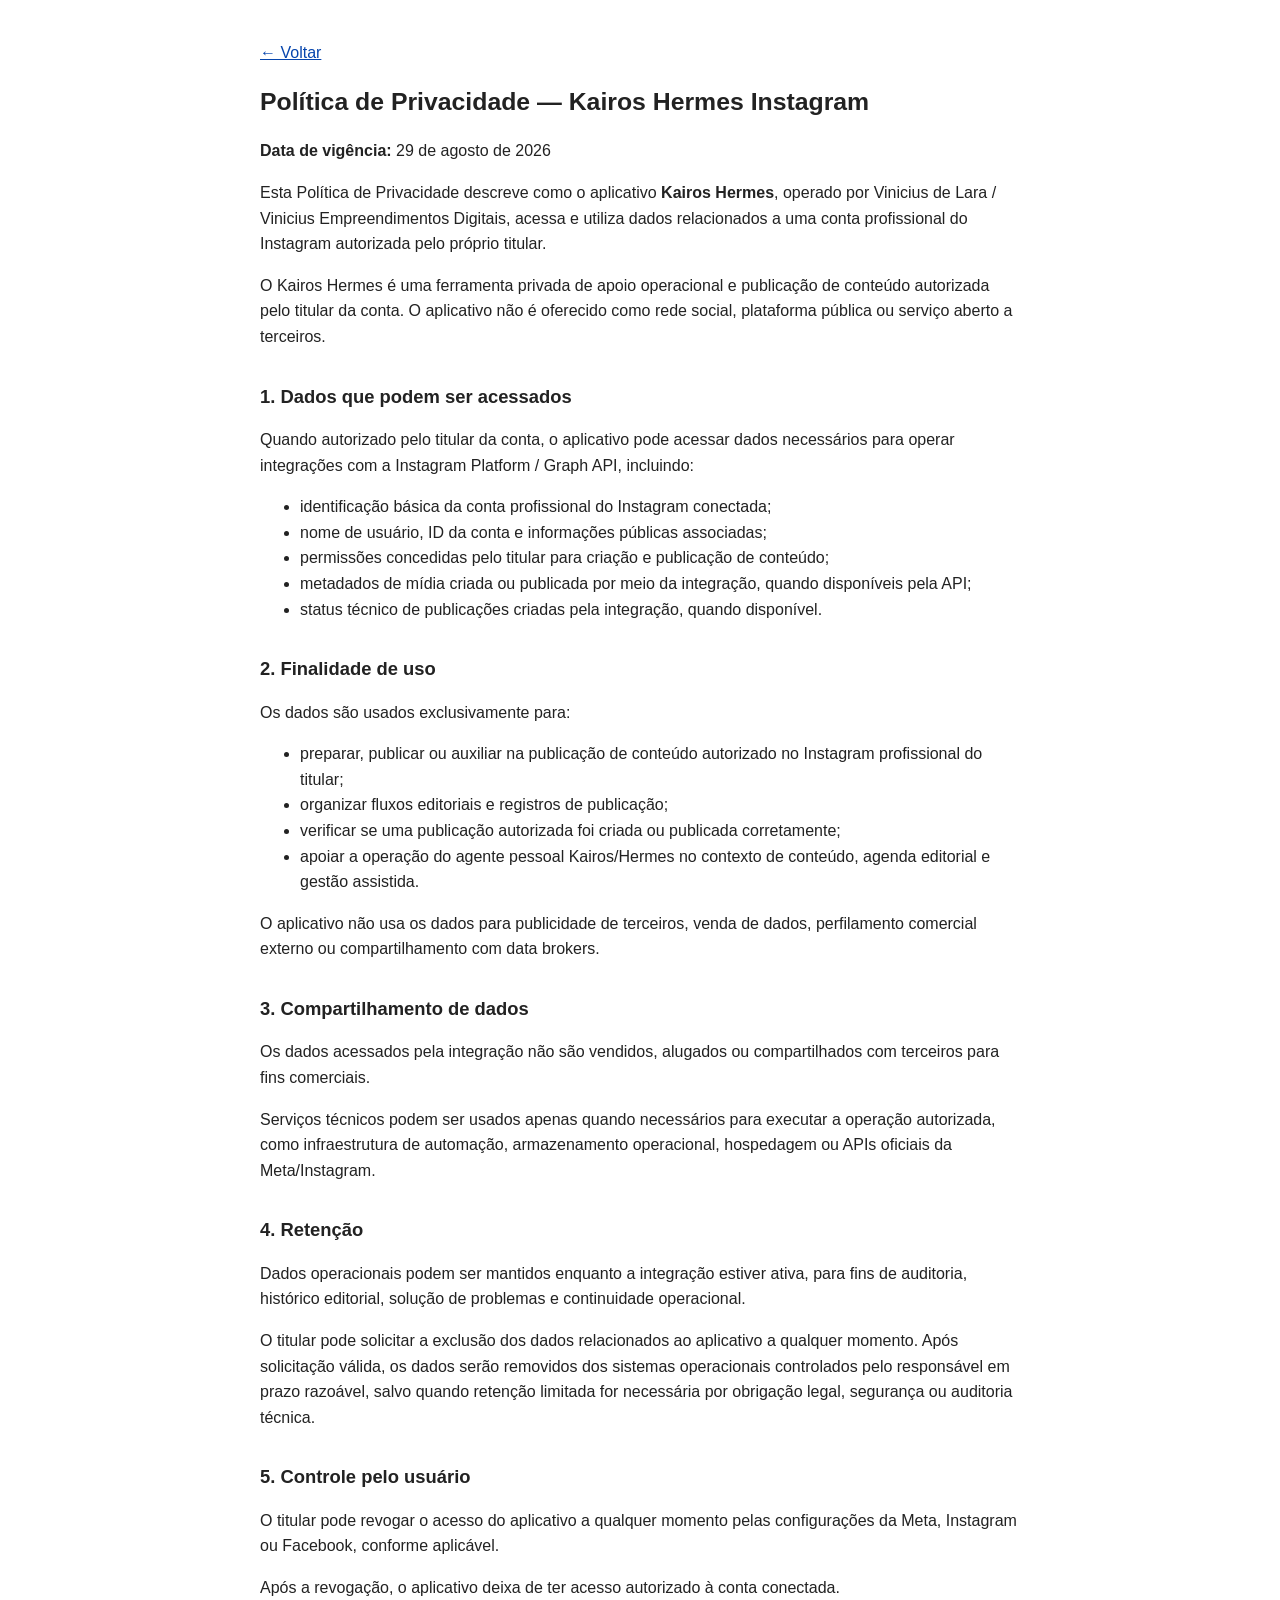
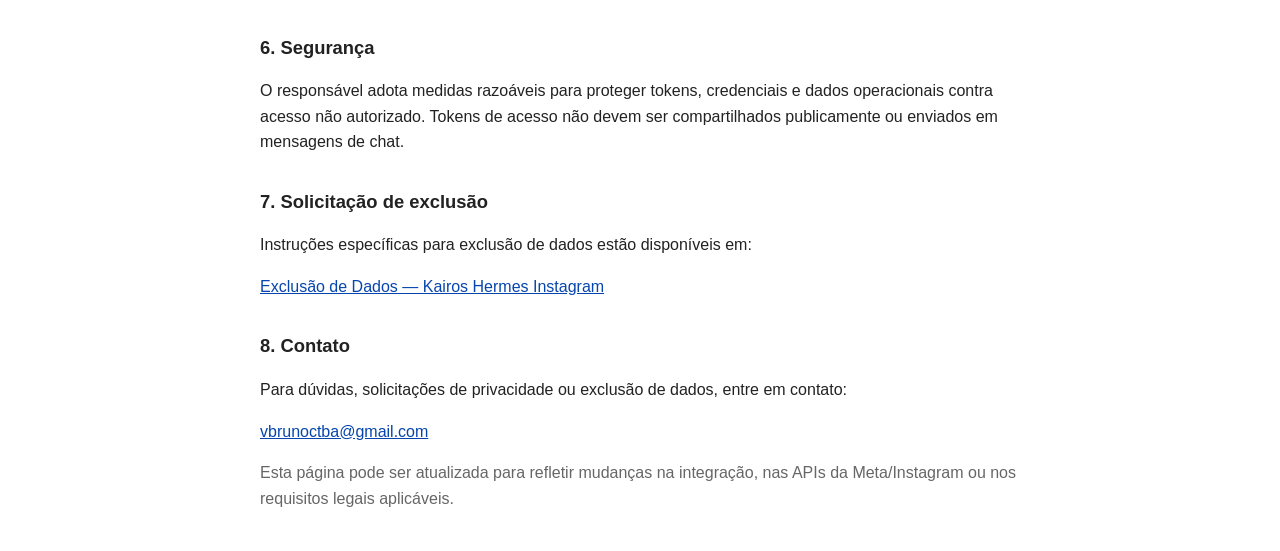
<file: privacidade-kairos-hermes-instagram.html>
<!DOCTYPE html>
<html lang="pt-BR">
<head>
<meta charset="UTF-8">
<title>Política de Privacidade — Kairos Hermes Instagram</title>
<meta name="viewport" content="width=device-width, initial-scale=1">
<style>
  body { font-family: -apple-system, BlinkMacSystemFont, "Segoe UI", Helvetica, Arial, sans-serif; max-width: 760px; margin: 40px auto; padding: 0 20px; line-height: 1.6; color: #222; }
  h1 { font-size: 1.55rem; }
  h2 { font-size: 1.15rem; margin-top: 2rem; }
  a { color: #0645ad; }
  .muted { color: #666; }
</style>
</head>
<body>
<p><a href="./index.html">&larr; Voltar</a></p>

<h1>Política de Privacidade — Kairos Hermes Instagram</h1>
<p><strong>Data de vigência:</strong> 29 de agosto de 2026</p>

<p>Esta Política de Privacidade descreve como o aplicativo <strong>Kairos Hermes</strong>, operado por Vinicius de Lara / Vinicius Empreendimentos Digitais, acessa e utiliza dados relacionados a uma conta profissional do Instagram autorizada pelo próprio titular.</p>

<p>O Kairos Hermes é uma ferramenta privada de apoio operacional e publicação de conteúdo autorizada pelo titular da conta. O aplicativo não é oferecido como rede social, plataforma pública ou serviço aberto a terceiros.</p>

<h2>1. Dados que podem ser acessados</h2>
<p>Quando autorizado pelo titular da conta, o aplicativo pode acessar dados necessários para operar integrações com a Instagram Platform / Graph API, incluindo:</p>
<ul>
  <li>identificação básica da conta profissional do Instagram conectada;</li>
  <li>nome de usuário, ID da conta e informações públicas associadas;</li>
  <li>permissões concedidas pelo titular para criação e publicação de conteúdo;</li>
  <li>metadados de mídia criada ou publicada por meio da integração, quando disponíveis pela API;</li>
  <li>status técnico de publicações criadas pela integração, quando disponível.</li>
</ul>

<h2>2. Finalidade de uso</h2>
<p>Os dados são usados exclusivamente para:</p>
<ul>
  <li>preparar, publicar ou auxiliar na publicação de conteúdo autorizado no Instagram profissional do titular;</li>
  <li>organizar fluxos editoriais e registros de publicação;</li>
  <li>verificar se uma publicação autorizada foi criada ou publicada corretamente;</li>
  <li>apoiar a operação do agente pessoal Kairos/Hermes no contexto de conteúdo, agenda editorial e gestão assistida.</li>
</ul>

<p>O aplicativo não usa os dados para publicidade de terceiros, venda de dados, perfilamento comercial externo ou compartilhamento com data brokers.</p>

<h2>3. Compartilhamento de dados</h2>
<p>Os dados acessados pela integração não são vendidos, alugados ou compartilhados com terceiros para fins comerciais.</p>
<p>Serviços técnicos podem ser usados apenas quando necessários para executar a operação autorizada, como infraestrutura de automação, armazenamento operacional, hospedagem ou APIs oficiais da Meta/Instagram.</p>

<h2>4. Retenção</h2>
<p>Dados operacionais podem ser mantidos enquanto a integração estiver ativa, para fins de auditoria, histórico editorial, solução de problemas e continuidade operacional.</p>
<p>O titular pode solicitar a exclusão dos dados relacionados ao aplicativo a qualquer momento. Após solicitação válida, os dados serão removidos dos sistemas operacionais controlados pelo responsável em prazo razoável, salvo quando retenção limitada for necessária por obrigação legal, segurança ou auditoria técnica.</p>

<h2>5. Controle pelo usuário</h2>
<p>O titular pode revogar o acesso do aplicativo a qualquer momento pelas configurações da Meta, Instagram ou Facebook, conforme aplicável.</p>
<p>Após a revogação, o aplicativo deixa de ter acesso autorizado à conta conectada.</p>

<h2>6. Segurança</h2>
<p>O responsável adota medidas razoáveis para proteger tokens, credenciais e dados operacionais contra acesso não autorizado. Tokens de acesso não devem ser compartilhados publicamente ou enviados em mensagens de chat.</p>

<h2>7. Solicitação de exclusão</h2>
<p>Instruções específicas para exclusão de dados estão disponíveis em:</p>
<p><a href="./exclusao-dados-kairos-hermes-instagram.html">Exclusão de Dados — Kairos Hermes Instagram</a></p>

<h2>8. Contato</h2>
<p>Para dúvidas, solicitações de privacidade ou exclusão de dados, entre em contato:</p>
<p><a href="mailto:vbrunoctba@gmail.com">vbrunoctba@gmail.com</a></p>

<p class="muted">Esta página pode ser atualizada para refletir mudanças na integração, nas APIs da Meta/Instagram ou nos requisitos legais aplicáveis.</p>
</body>
</html>
</file>
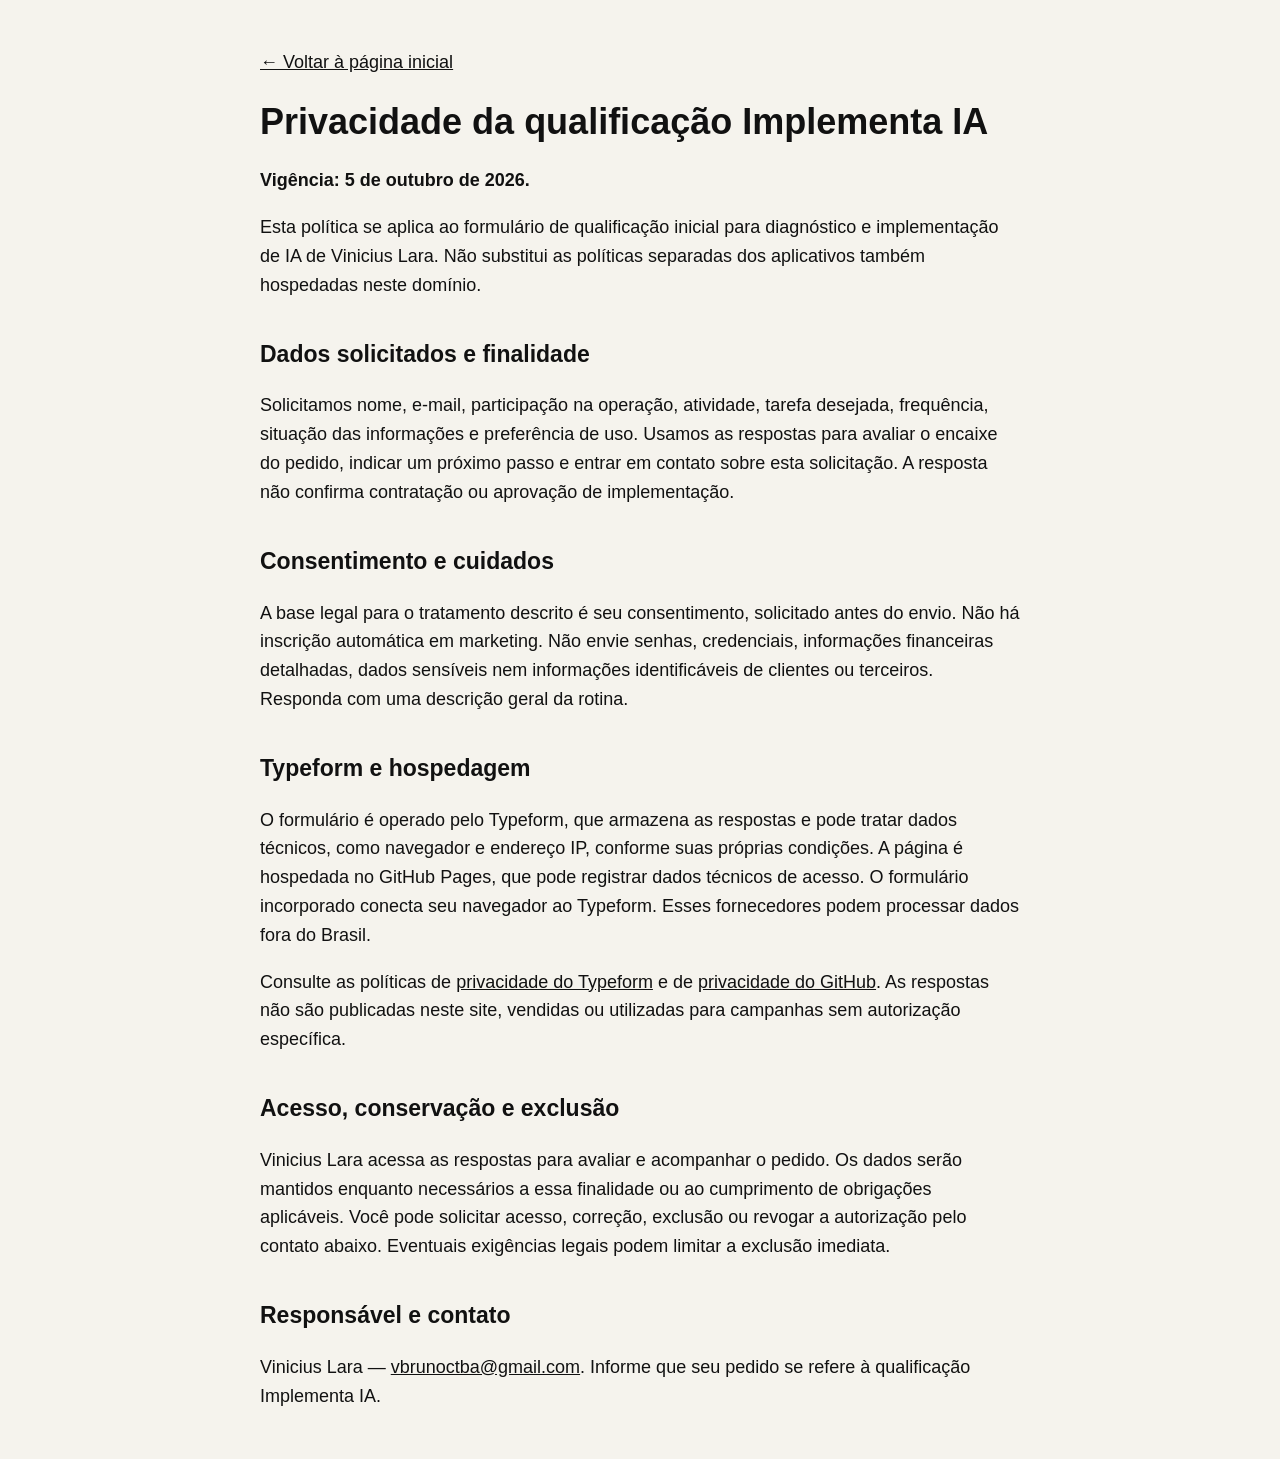
<file: privacidade-qualificacao.html>
<!doctype html><html lang="pt-BR"><meta charset="utf-8"><meta name="viewport" content="width=device-width,initial-scale=1"><title>Privacidade — Qualificação Implementa IA</title><style>body{background:#F5F3ED;color:#111;font:18px/1.6 Arial,sans-serif;max-width:760px;margin:48px auto;padding:0 24px}h1{line-height:1.15}a{color:inherit}h2{font-size:23px;margin-top:36px}</style><body><a href="./">← Voltar à página inicial</a><h1>Privacidade da qualificação Implementa IA</h1><p><strong>Vigência: 5 de outubro de 2026.</strong></p><p>Esta política se aplica ao formulário de qualificação inicial para diagnóstico e implementação de IA de Vinicius Lara. Não substitui as políticas separadas dos aplicativos também hospedadas neste domínio.</p><h2>Dados solicitados e finalidade</h2><p>Solicitamos nome, e-mail, participação na operação, atividade, tarefa desejada, frequência, situação das informações e preferência de uso. Usamos as respostas para avaliar o encaixe do pedido, indicar um próximo passo e entrar em contato sobre esta solicitação. A resposta não confirma contratação ou aprovação de implementação.</p><h2>Consentimento e cuidados</h2><p>A base legal para o tratamento descrito é seu consentimento, solicitado antes do envio. Não há inscrição automática em marketing. Não envie senhas, credenciais, informações financeiras detalhadas, dados sensíveis nem informações identificáveis de clientes ou terceiros. Responda com uma descrição geral da rotina.</p><h2>Typeform e hospedagem</h2><p>O formulário é operado pelo Typeform, que armazena as respostas e pode tratar dados técnicos, como navegador e endereço IP, conforme suas próprias condições. A página é hospedada no GitHub Pages, que pode registrar dados técnicos de acesso. O formulário incorporado conecta seu navegador ao Typeform. Esses fornecedores podem processar dados fora do Brasil.</p><p>Consulte as políticas de <a href="https://www.typeform.com/legal/privacy-policy">privacidade do Typeform</a> e de <a href="https://docs.github.com/en/site-policy/privacy-policies/github-general-privacy-statement">privacidade do GitHub</a>. As respostas não são publicadas neste site, vendidas ou utilizadas para campanhas sem autorização específica.</p><h2>Acesso, conservação e exclusão</h2><p>Vinicius Lara acessa as respostas para avaliar e acompanhar o pedido. Os dados serão mantidos enquanto necessários a essa finalidade ou ao cumprimento de obrigações aplicáveis. Você pode solicitar acesso, correção, exclusão ou revogar a autorização pelo contato abaixo. Eventuais exigências legais podem limitar a exclusão imediata.</p><h2>Responsável e contato</h2><p>Vinicius Lara — <a href="mailto:vbrunoctba@gmail.com">vbrunoctba@gmail.com</a>. Informe que seu pedido se refere à qualificação Implementa IA.</p></body></html>
</file>
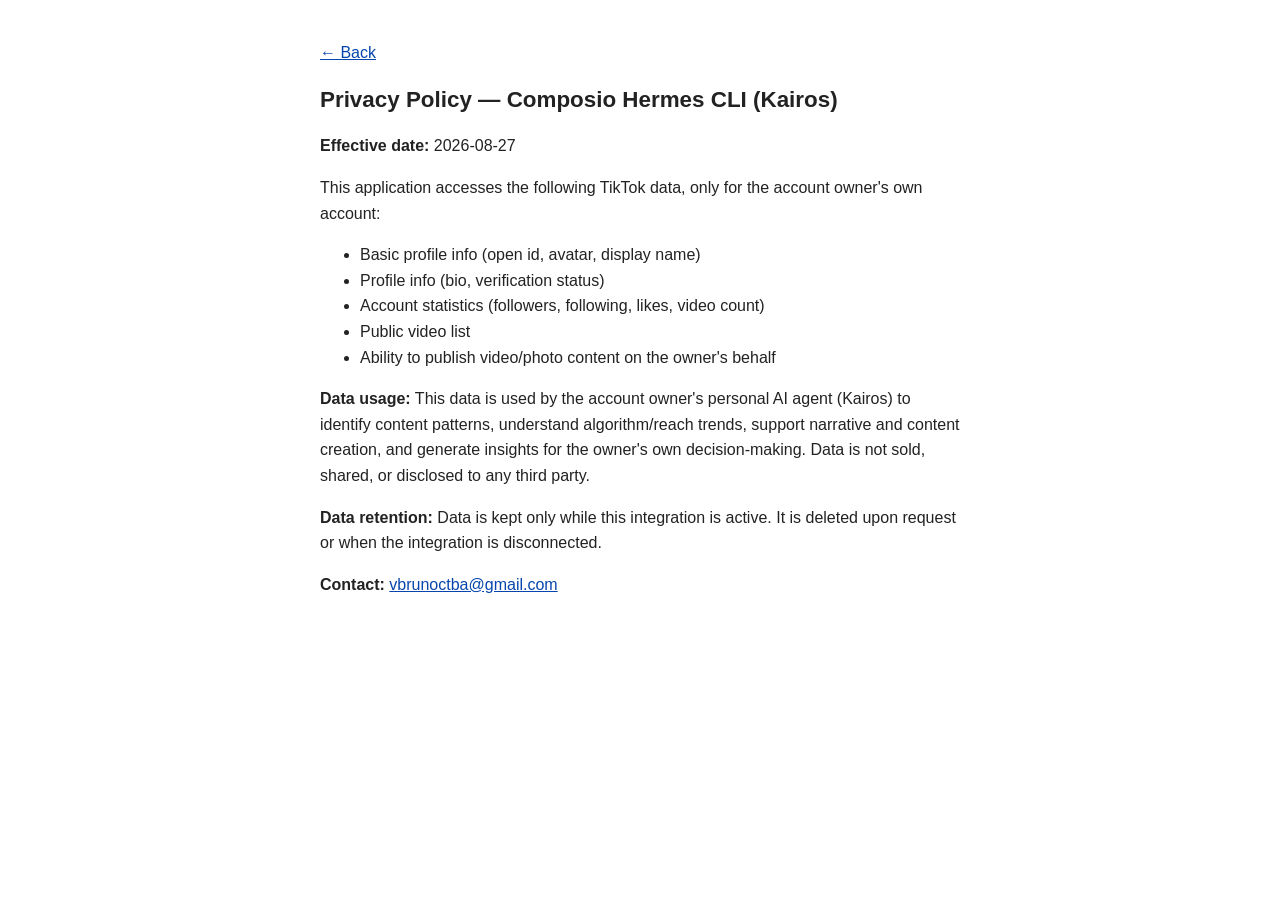
<file: privacidade.html>
<!DOCTYPE html>
<html lang="en">
<head>
<meta charset="UTF-8">
<title>Privacy Policy — Composio Hermes CLI</title>
<meta name="viewport" content="width=device-width, initial-scale=1">
<style>
  body { font-family: -apple-system, Helvetica, Arial, sans-serif; max-width: 640px; margin: 40px auto; padding: 0 20px; line-height: 1.6; color: #222; }
  h1 { font-size: 1.4rem; }
  a { color: #0645ad; }
</style>
</head>
<body>
<p><a href="./index.html">&larr; Back</a></p>
<h1>Privacy Policy — Composio Hermes CLI (Kairos)</h1>
<p><strong>Effective date:</strong> 2026-08-27</p>

<p>This application accesses the following TikTok data, only for the account owner's own account:</p>
<ul>
  <li>Basic profile info (open id, avatar, display name)</li>
  <li>Profile info (bio, verification status)</li>
  <li>Account statistics (followers, following, likes, video count)</li>
  <li>Public video list</li>
  <li>Ability to publish video/photo content on the owner's behalf</li>
</ul>

<p><strong>Data usage:</strong> This data is used by the account owner's personal AI agent (Kairos) to identify content patterns, understand algorithm/reach trends, support narrative and content creation, and generate insights for the owner's own decision-making. Data is not sold, shared, or disclosed to any third party.</p>

<p><strong>Data retention:</strong> Data is kept only while this integration is active. It is deleted upon request or when the integration is disconnected.</p>

<p><strong>Contact:</strong> <a href="mailto:vbrunoctba@gmail.com">vbrunoctba@gmail.com</a></p>
</body>
</html>
</file>
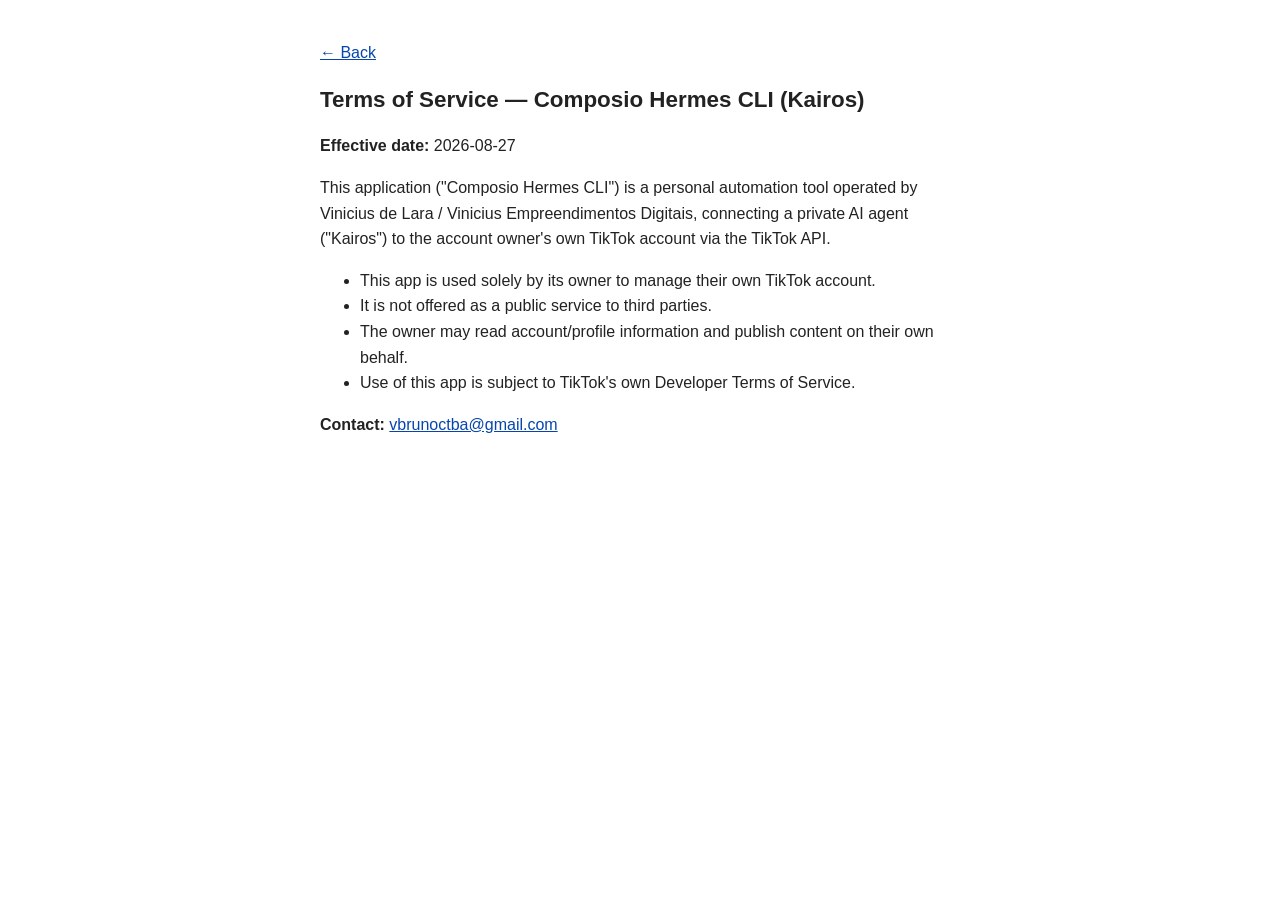
<file: termos.html>
<!DOCTYPE html>
<html lang="en">
<head>
<meta charset="UTF-8">
<title>Terms of Service — Composio Hermes CLI</title>
<meta name="viewport" content="width=device-width, initial-scale=1">
<style>
  body { font-family: -apple-system, Helvetica, Arial, sans-serif; max-width: 640px; margin: 40px auto; padding: 0 20px; line-height: 1.6; color: #222; }
  h1 { font-size: 1.4rem; }
  a { color: #0645ad; }
</style>
</head>
<body>
<p><a href="./index.html">&larr; Back</a></p>
<h1>Terms of Service — Composio Hermes CLI (Kairos)</h1>
<p><strong>Effective date:</strong> 2026-08-27</p>

<p>This application ("Composio Hermes CLI") is a personal automation tool operated by Vinicius de Lara / Vinicius Empreendimentos Digitais, connecting a private AI agent ("Kairos") to the account owner's own TikTok account via the TikTok API.</p>

<ul>
  <li>This app is used solely by its owner to manage their own TikTok account.</li>
  <li>It is not offered as a public service to third parties.</li>
  <li>The owner may read account/profile information and publish content on their own behalf.</li>
  <li>Use of this app is subject to TikTok's own Developer Terms of Service.</li>
</ul>

<p><strong>Contact:</strong> <a href="mailto:vbrunoctba@gmail.com">vbrunoctba@gmail.com</a></p>
</body>
</html>
</file>
<file: assets/brand.css>
@font-face{font-family:Archivo;src:url('./fonts/Archivo-variable.woff2') format('woff2');font-style:normal;font-weight:100 900;font-display:swap}
:root{--paper:#F5F3ED;--ink:#111111;--muted:#D4D1C9;--accent:#B47B2C;--action:var(--accent);--action-text:var(--ink);--hint:#444444;--border:#777777;--gutter:clamp(22px,5vw,88px);color-scheme:light}
body{overflow-wrap:break-word}h1,h2,h3{overflow-wrap:normal;letter-spacing:-.035em}input,textarea{caret-color:var(--ink)}input::placeholder,textarea::placeholder{color:var(--hint);opacity:1}
.button,button[type=submit]{display:inline-flex;gap:12px;align-items:center;justify-content:center;min-height:56px;padding:16px 22px;background:var(--action);color:var(--action-text);border:1px solid var(--ink);border-radius:3px;font:600 16px/1.35 Archivo,Arial,sans-serif;text-decoration:none;cursor:pointer;transition:background .18s,color .18s,transform .12s;max-width:100%;text-align:center}
.button:hover,button[type=submit]:hover{background:var(--ink);color:var(--accent)}.button:active,button[type=submit]:active{transform:translateY(1px)}.button:focus-visible,button[type=submit]:focus-visible{outline:3px solid var(--ink);outline-offset:4px}.dark .button:hover{background:var(--accent);color:var(--ink);text-decoration:underline}.dark .button:focus-visible{outline-color:var(--paper)}
.button svg,.text-action svg{width:20px;height:20px;flex:none;fill:none;stroke:currentColor;stroke-width:1.75;stroke-linecap:round;stroke-linejoin:round;transition:transform .18s}.button:hover svg,.text-action:hover svg{transform:translateX(3px)}
a:focus-visible,summary:focus-visible{outline:3px solid var(--ink);outline-offset:4px}.dark a:focus-visible,.dark summary:focus-visible{outline-color:var(--paper)}
.header{min-height:104px;gap:20px}.header .descriptor{font-size:13px}.header nav{gap:12px}.header nav a{min-height:44px;display:inline-flex;align-items:center;padding:10px 14px}.header .nav-cta{background:var(--action);color:var(--ink);border:1px solid var(--ink);border-radius:3px;font-weight:600}.header .nav-cta:hover{background:var(--ink);color:var(--accent)}
.hero{grid-template-columns:minmax(0,1.1fr) minmax(0,1fr);gap:48px;padding-top:40px;padding-bottom:56px}.hero h1{font-size:clamp(48px,5.8vw,82px);max-width:780px;line-height:1.02}.hero .intro{font-size:20px;max-width:620px}.hero-art{margin:0;min-height:0;align-self:center;display:block;overflow:visible}.hero-art img{width:100%;height:auto;aspect-ratio:16/9;object-fit:contain;max-width:100%}.hero-art figcaption{font-size:13px;margin-top:14px;font-weight:600}.hero-note{max-width:560px}.hero-bottom{font-size:14px;line-height:1.5}
.section{padding-block:80px}.brand-divider{width:min(1024px,calc(100% - var(--gutter) - var(--gutter)));margin:0 auto;padding:0;line-height:0}.brand-divider img{width:100%;height:auto;aspect-ratio:16/9;object-fit:contain}.system-head{gap:48px}.system-head .intro{padding-top:0;font-size:22px}.system-bridge{margin-top:20px;font-size:17px;max-width:600px}.system-details{padding-top:36px;margin-top:40px;gap:36px}.limits{max-width:100%;margin-top:32px;font-size:16px}
.routine-example{border-top:1px solid var(--ink);padding-top:28px}.routine-example h3{margin-bottom:26px}.routine-steps{list-style:none;margin:0;padding:0;display:grid;grid-template-columns:repeat(4,minmax(0,1fr));gap:24px}.routine-steps li{border-top:1px solid var(--muted);padding-top:20px;min-width:0}.routine-steps strong{display:block;font-weight:800;font-size:19px;margin-bottom:10px}.routine-steps p{font-size:17px}.example-note{font-size:15px;max-width:900px;margin-top:28px}.phases{margin-top:40px}.phase{padding-block:30px}.phase h3{font-size:30px}.handoff{border-top:1px solid var(--ink);margin-top:30px;padding-top:26px;max-width:1000px}.handoff h3{margin-bottom:14px}.handoff p{font-size:17px}.fit-head{max-width:900px}.person{padding-top:0}.person .principle{font-size:22px}.faq h2{max-width:380px}.faq summary{min-height:64px}
.qualification-head{gap:48px;align-items:start}.qualification-head p{font-size:19px}.next-steps{list-style:none;padding:0;margin:34px 0;display:grid;grid-template-columns:repeat(3,minmax(0,1fr));gap:28px}.next-steps li{border-top:1px solid var(--muted);padding-top:18px;min-width:0}.next-steps strong,.next-steps span{display:block}.next-steps strong{font-size:18px;margin-bottom:10px}.next-steps span{font-size:16px}.form-guidance{display:flex;gap:24px;align-items:center;justify-content:space-between;margin-top:30px}.form-guidance p{font-size:15px;max-width:480px}.form-guidance p a{display:inline-flex;align-items:center;min-height:44px}.form-guidance .button{font-size:15px;flex-shrink:0}.form-shell{margin-top:18px;min-height:0}.form-shell iframe{display:block;height:650px}.form-help{font-size:15px;margin-top:18px;max-width:850px}.form-help a{display:inline-flex;min-height:44px;align-items:center}.alternative{border-top:1px solid var(--muted);padding-top:32px;margin-top:30px;max-width:900px}.alternative h3{margin-bottom:14px}.alternative p{font-size:17px}.alternative .small{font-size:14px;margin-top:12px}.text-action{min-height:48px;display:inline-flex;align-items:center;gap:14px;font-weight:600;margin-top:16px;color:var(--paper);text-decoration:underline}.footer-links{font-size:13px;gap:4px 24px}.footer-links a{min-height:44px;padding-block:10px}.footer-top a{display:inline-flex;min-height:44px;align-items:center}.footer-meta{font-size:13px}.data-note{font-size:14px}
.standalone-action{display:inline-flex;align-items:center;min-height:44px;padding-block:8px}.standalone-action:focus-visible{outline:3px solid var(--ink);outline-offset:4px}.faq summary::after{display:none}.faq summary svg{width:20px;height:20px;flex:none;fill:none;stroke:currentColor;stroke-width:1.75;stroke-linecap:round;stroke-linejoin:round;transition:transform .18s}.faq details[open] summary svg{transform:rotate(180deg)}
@media(max-width:1000px){.hero{gap:28px}.hero h1{font-size:clamp(48px,6.2vw,68px)}.routine-steps{grid-template-columns:repeat(2,minmax(0,1fr));gap:28px}.section{padding-block:64px}.phase h3{font-size:27px}.person{padding-top:0}.form-guidance{align-items:start;flex-direction:column;gap:12px}}
@media(max-width:720px){.header{display:grid;grid-template-columns:minmax(0,1fr);padding-block:20px;min-height:0;gap:16px}.header .name{font-size:24px}.header .descriptor{font-size:13px;line-height:1.4}.header nav{display:grid;grid-template-columns:1fr 1fr;gap:10px}.header nav .nav-section{display:inline-flex;justify-content:center;border:1px solid var(--muted);border-radius:3px;font-size:14px}.header nav .nav-cta{display:inline-flex;grid-column:1/-1;max-width:none;min-height:48px;justify-content:center;font-size:15px}.hero{padding-top:22px;padding-bottom:30px;gap:28px}.hero h1{font-size:clamp(43px,10.5vw,65px);line-height:1.03;letter-spacing:-.035em}.hero .intro{font-size:18px;margin-top:22px}.hero .button{margin-top:24px;width:100%}.hero-note{font-size:14px}.hero-art{height:auto;min-height:0;align-self:auto}.hero-art img{width:100%;max-width:100%;height:auto;flex-shrink:1}.hero-art figcaption{font-size:12px}.hero-bottom{flex-direction:column;gap:8px;font-size:13px;padding-block:20px}.hero-bottom span,.hero-bottom span:last-child{max-width:none;text-align:left}.section{padding-block:52px}h2{font-size:clamp(33px,8.7vw,46px);line-height:1.08}.problem,.system-head,.section-heading,.qualification-head,.fit-columns,.person,.faq{gap:28px}.system-head .intro{font-size:20px}.system-bridge{font-size:17px}.system-details{gap:24px;padding-top:28px;margin-top:28px}.routine-steps{grid-template-columns:1fr;gap:20px}.routine-steps li{padding-top:16px}.routine-steps p{font-size:17px}.routine-example h3{font-size:24px}.phase{grid-template-columns:32px minmax(0,1fr);gap:16px}.phase h3{font-size:26px}.phase-content{min-width:0}.phase-content p{font-size:17px}.phase p+p{font-size:16px}.process-bottom{gap:22px}.process-bottom .button{width:100%}.handoff p{font-size:16px}.fit-columns li{font-size:17px}.person{padding-top:0}.person .portrait{max-width:260px}.faq summary{font-size:18px;line-height:1.4}.next-steps{grid-template-columns:1fr;gap:20px;margin-block:28px}.next-steps li{display:grid;grid-template-columns:1fr;gap:6px;padding-top:14px}.next-steps strong{margin:0}.form-guidance{gap:14px;margin-top:24px}.form-guidance .button{width:100%;font-size:15px}.form-shell iframe{height:580px}.form-help{font-size:15px}.form-help a{display:flex;width:fit-content}.alternative .text-action{width:100%;justify-content:space-between}.footer-links{flex-direction:column;align-items:start;gap:0}.footer-links a{font-size:13px}.footer-top{gap:20px}.footer-meta{font-size:13px}.brand-divider{width:calc(100% - var(--gutter) - var(--gutter))}}
@media(max-width:370px){.header .descriptor{font-size:13px}.hero h1{font-size:43px}.button,button[type=submit]{font-size:15px;padding-inline:16px}.phase h3{font-size:25px}}
@media(prefers-reduced-motion:reduce){.button,.button svg,.text-action svg,button[type=submit]{transition:none}.button:active,button[type=submit]:active,.button:hover svg,.text-action:hover svg{transform:none}}
</file>
<file: assets/v5.css>
*{box-sizing:border-box}html{scroll-behavior:smooth;scrollbar-color:#777 #111}body{margin:0;background:var(--paper);color:var(--ink);font:400 18px/1.55 Archivo,Arial,sans-serif}::selection{background:var(--accent);color:var(--ink)}a{color:inherit;text-underline-offset:5px}p{margin:0 0 20px;max-width:70ch}h1,h2,h3,h4{margin:0;font-weight:800;line-height:1.08;letter-spacing:-.035em;text-wrap:balance}h1{font-weight:900;font-size:clamp(45px,5vw,72px);line-height:1.02}h2{font-size:clamp(34px,3.4vw,49px)}h3{font-size:28px}h4{font-size:21px;letter-spacing:-.02em}figure{margin:0}img,.hero-art img{display:block;width:100%;height:auto;aspect-ratio:4/3;object-fit:contain}.wrap{width:min(1248px,calc(100% - 96px));margin-inline:auto}.dark{background:var(--ink);color:var(--paper)}.paper{background:var(--paper)}.soft{background:var(--muted)}.section{padding-block:70px}section[id],#qualification-embed{scroll-margin-top:24px}.split{display:grid;grid-template-columns:minmax(0,1fr) minmax(0,1fr);gap:64px}.split>div{min-width:0}.header{display:flex;align-items:center;justify-content:space-between;min-height:80px;gap:24px;border-bottom:1px solid #595959}.identity{display:flex;align-items:baseline;gap:18px;padding-block:12px;min-height:44px;text-decoration:none}.identity strong{font-size:21px;font-weight:800}.identity span{font-size:14px}.header nav{display:flex;gap:12px}.header nav a{font-size:14px;min-height:44px;display:inline-flex;align-items:center;padding:10px}.hero{display:grid;grid-template-columns:minmax(0,1.35fr) minmax(0,.85fr);gap:48px;align-items:center;padding-block:56px 64px}.hero h1{max-width:740px}.hero .intro{font-size:19px;line-height:1.5;margin-top:26px}.hero-note{font-size:14px;margin-top:16px;margin-bottom:0;color:var(--muted)}.hero-art{width:100%}.example-heading{margin-top:36px;border-top:1px solid var(--border);padding-top:24px}.example-heading p{font-size:14px;margin-top:12px;margin-bottom:24px}.diagram{display:grid;grid-template-columns:repeat(3,minmax(0,1fr));gap:36px;list-style:none;margin:0;padding:0}.diagram li{border-top:1px solid var(--border);padding-top:20px}.diagram h4{margin-bottom:18px}.diagram span{display:block;font-size:14px}.diagram dl{margin:0}.diagram dl div{display:grid;grid-template-columns:100px minmax(0,1fr);gap:12px;margin-bottom:10px}.diagram dt{font-size:15px;font-weight:600}.diagram dd{margin:0;font-size:17px}.example-end{display:flex;align-items:center;justify-content:space-between;gap:32px;margin-top:24px}.example-end p{max-width:740px;margin:0}.review-art{width:180px;flex:none}.mechanism{display:grid;grid-template-columns:minmax(0,1.2fr) minmax(0,.8fr);gap:64px;align-items:center}.mechanism h2{margin-bottom:28px}.mechanism p:last-child{margin:0}.bridge-art{max-width:410px}.offer-intro{margin-top:24px;max-width:800px}.phases{list-style:none;margin:36px 0 0;padding:0}.phase{display:grid;grid-template-columns:minmax(0,.8fr) minmax(0,1.3fr) 180px;gap:36px;padding-block:26px;border-top:1px solid #777}.phase-heading{display:flex;gap:16px;align-items:baseline}.phase h3{font-size:27px}.number{font-size:18px;font-weight:600;font-variant-numeric:tabular-nums}.phase-copy p{margin-bottom:12px;font-size:17px}.phase-copy p:last-child{margin:0}.phase-copy .small{font-size:14px}.phase-art{width:180px}.offer-close{border-top:1px solid #777;padding-top:26px;margin-top:12px;display:flex;justify-content:space-between;align-items:center;gap:40px}.offer-close p{max-width:650px;margin:0}.offer-close .button{flex:none}.faq-section{padding-top:0}.faq-list details{border-top:1px solid #777}.faq-list details:last-child{border-bottom:1px solid #777}.faq summary{display:flex;justify-content:space-between;align-items:center;gap:24px;cursor:pointer;padding-block:20px;min-height:64px;list-style:none;font-size:18px;font-weight:600}.faq summary::-webkit-details-marker{display:none}.faq details p{font-size:17px;margin:0;padding:0 0 22px}.qualification .intro{font-size:19px}.form-guidance{display:flex;justify-content:space-between;gap:32px;margin-top:28px}.form-guidance p{font-size:14px;max-width:550px;margin:0}.form-guidance a{display:inline-flex;align-items:center;min-height:44px}.form-shell{margin-top:20px;background:var(--paper)}.form-shell iframe{border:0;width:100%;height:620px;display:block}.alternative{border-top:1px solid #777;margin-top:28px;padding-top:24px}.alternative p{font-size:15px;margin:0;max-width:850px}.alternative a{display:inline-flex;align-items:center;min-height:44px}footer.wrap{padding-block:40px}.footer-top{display:flex;justify-content:space-between;gap:32px}.footer-top p{font-size:14px}.footer-name{font-size:20px!important;font-weight:800}.footer-links{display:flex;flex-wrap:wrap;gap:0 24px;border-top:1px solid #777;padding-top:20px}.footer-links a{display:inline-flex;align-items:center;font-size:13px;min-height:44px}.footer-meta{font-size:13px;margin-top:24px;max-width:900px}.skip{position:absolute;top:12px;left:24px;z-index:2;background:var(--paper);color:var(--ink);padding:12px;transform:translateY(-150%)}.skip:focus{transform:none}
@media(max-width:1100px){.wrap{width:calc(100% - 64px)}.split,.mechanism{gap:36px}.hero{gap:32px}.phase{grid-template-columns:minmax(0,.8fr) minmax(0,1.3fr) 140px;gap:24px}.phase-art{width:140px}.offer-close{gap:24px}.offer-close .button{flex:0 0 240px}}
@media(max-width:800px){.hero{grid-template-columns:1fr}.hero-art{width:min(420px,100%);justify-self:end}.hero h1{max-width:690px}.split{grid-template-columns:1fr;gap:26px}.mechanism{grid-template-columns:1fr;gap:28px}.bridge-art{width:min(360px,100%);justify-self:end}.diagram{grid-template-columns:1fr;gap:24px}.phase{grid-template-columns:1fr 160px;gap:18px}.phase-heading{grid-column:1/-1}.phase-art{width:160px}.offer-close{display:block}.offer-close .button{margin-top:24px}.form-guidance,.footer-top{display:block}.form-guidance p+p{margin-top:12px}}
@media(max-width:600px){body{font-size:17px}.wrap{width:calc(100% - 36px)}.header{min-height:76px;padding-block:12px;gap:8px}.identity{display:block;padding:0}.identity strong{font-size:18px;display:block}.identity span{display:block;font-size:12px;margin-top:2px}.header nav{gap:0}.header nav a{font-size:12px;padding:10px 6px}.hero{padding-block:32px 40px;gap:28px}.hero h1{font-size:clamp(39px,10vw,55px)}.hero .intro{font-size:17px;margin-top:22px}.hero .button{width:100%;margin-top:0}.hero-note{font-size:13px}.hero-art{width:min(320px,100%)}.section{padding-block:46px}h2{font-size:clamp(33px,8.5vw,42px)}h3{font-size:26px}.example-heading{margin-top:28px}.example-end{align-items:start;gap:12px}.review-art{width:100px}.example-end p{font-size:15px}.bridge-art{width:min(290px,100%)}.phase{display:block;padding-block:24px}.phase-heading{margin-bottom:18px}.phase-art{margin-top:18px;width:180px;margin-left:auto}.phase h3{font-size:26px}.offer-close .button{width:100%}.faq-section{padding-top:0}.faq summary{font-size:17px}.faq details p{font-size:16px}.qualification .intro{font-size:17px}.qualification .button{width:100%}.form-shell iframe{height:620px}.form-guidance p{font-size:14px}.footer-top p{font-size:13px}footer.wrap{padding-block:32px}.skip{left:18px}}
@media(max-width:370px){.header nav a:first-child{display:none}.hero h1{font-size:39px}.example-end{display:block}.review-art{margin:16px 0 0 auto}.button.primary{font-size:15px}}
@media(prefers-reduced-motion:reduce){html{scroll-behavior:auto}*,*::before,*::after{transition:none!important;animation:none!important}.button:active,.button:hover svg{transform:none!important}}
</file>
